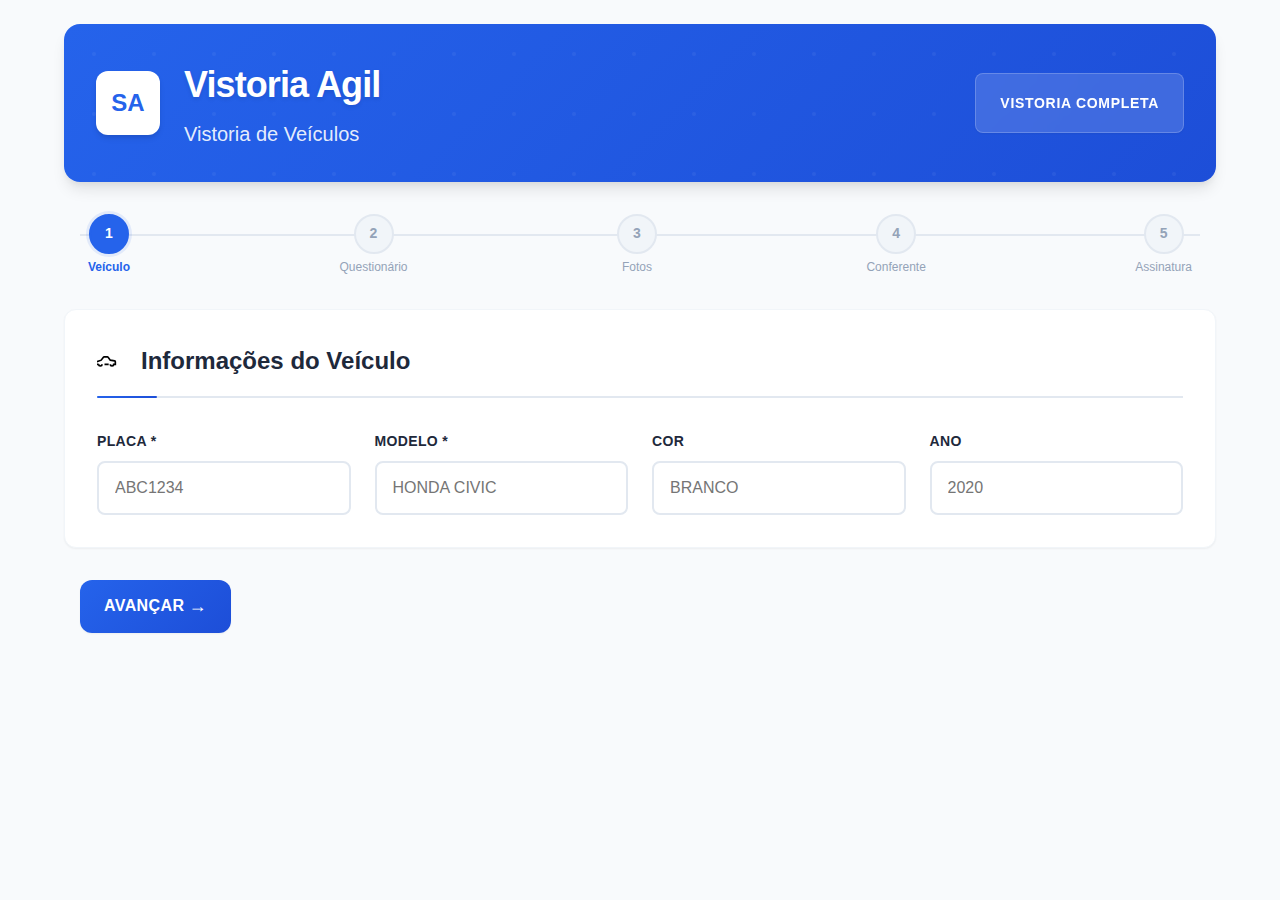
<file: frontend/templates/index.html>
<!DOCTYPE html>
<html lang="pt-BR">
<head>
    <meta charset="UTF-8">
    <meta name="viewport" content="width=device-width, initial-scale=1.0">
    <title>Sistema de Vistoria Agil</title>
    
    <!-- Favicon -->
    <link rel="icon" type="image/svg+xml" href="/favicon.svg">
    
    <!-- CSS -->
    <link rel="stylesheet" href="/frontend/css/style.css">
</head>
<body>
    <div id="app">
        <!-- Loading -->
        <div id="loading" class="loading hidden">
            <div class="spinner"></div>
                       <!-- Ações do Formulário (só aparece no último passo) -->
                <div class="form-actions hidden" id="final-actions">
                    <div class="action-buttons">
                        <button type="button" id="btn-finalizar" class="button button-primary button-small">
                            Finalizar Vistoria
                        </button>
                    </div>
                </div>essando...</p>
        </div>

        <!-- Toast Container -->
        <div id="toast-container" class="toast-container"></div>

        <!-- Main Container -->
        <div class="container">
            <!-- Header -->
            <header class="header">
                <div class="header-content">
                    <div class="company-logo">
                        <div class="logo-icon">SA</div>
                        <div class="company-info">
                            <h1 class="title">Vistoria Agil</h1>
                            <p class="subtitle">Vistoria de Veículos</p>
                        </div>
                    </div>
                    <div class="header-meta">
                        <div class="inspection-badge">
                            <span class="badge-label">Vistoria Completa</span>
                        </div>
                    </div>
                </div>
            </header>

            <!-- Indicador de Progresso -->
            <div class="progress-container">
                <div class="progress-bar">
                    <div class="progress-step active" data-step="1">
                        <span class="step-number">1</span>
                        <span class="step-label">Veículo</span>
                    </div>
                    <div class="progress-step" data-step="2">
                        <span class="step-number">2</span>
                        <span class="step-label">Questionário</span>
                    </div>
                    <div class="progress-step" data-step="3">
                        <span class="step-number">3</span>
                        <span class="step-label">Fotos</span>
                    </div>
                    <div class="progress-step" data-step="4">
                        <span class="step-number">4</span>
                        <span class="step-label">Conferente</span>
                    </div>
                    <div class="progress-step" data-step="5">
                        <span class="step-number">5</span>
                        <span class="step-label">Assinatura</span>
                    </div>
                </div>
            </div>

            <!-- Vistoria Form -->
            <form id="form-vistoria" class="vistoria-form">
                <!-- Passo 1: Informações do Veículo -->
                <section class="section step-content" id="step-1">
                    <h2 class="section-title">
                        <span class="icon icon-car"></span>
                        Informações do Veículo
                    </h2>
                    <div class="form-grid">
                        <div class="form-group">
                            <label for="placa" class="label">Placa *</label>
                            <input type="text" id="placa" name="placa" class="input uppercase-input" placeholder="ABC1234" maxlength="7" required>
                        </div>
                        <div class="form-group">
                            <label for="modelo" class="label">Modelo *</label>
                            <input type="text" id="modelo" name="modelo" class="input uppercase-input" placeholder="Honda Civic" required>
                        </div>
                        <div class="form-group">
                            <label for="cor" class="label">Cor</label>
                            <input type="text" id="cor" name="cor" class="input uppercase-input" placeholder="Branco">
                        </div>
                        <div class="form-group">
                            <label for="ano" class="label">Ano</label>
                            <input type="number" id="ano" name="ano" class="input" placeholder="2020" min="1900" max="2035">
                        </div>
                    </div>
                </section>

                <!-- Passo 2: Questionário de Itens -->
                <section class="section step-content hidden" id="step-2">
                    <h2 class="section-title">
                        <span class="icon icon-clipboard"></span>
                        Questionário de Itens
                    </h2>
                    <div class="checkbox-grid">
                        <div class="checkbox-item">
                            <label class="checkbox-label">
                                <input type="checkbox" name="ar_condicionado">
                                Tem ar condicionado?
                            </label>
                        </div>
                        <div class="checkbox-item">
                            <label class="checkbox-label">
                                <input type="checkbox" name="antenas">
                                Antenas?
                            </label>
                        </div>
                        <div class="checkbox-item">
                            <label class="checkbox-label">
                                <input type="checkbox" name="tapetes">
                                Tapetes?
                            </label>
                        </div>
                        <div class="checkbox-item">
                            <label class="checkbox-label">
                                <input type="checkbox" name="tapete_porta_malas">
                                Tapete porta malas?
                            </label>
                        </div>
                        <div class="checkbox-item">
                            <label class="checkbox-label">
                                <input type="checkbox" name="bateria">
                                Bateria?
                            </label>
                        </div>
                        <div class="checkbox-item">
                            <label class="checkbox-label">
                                <input type="checkbox" name="retrovisor_direito">
                                Retrovisor direito?
                            </label>
                        </div>
                        <div class="checkbox-item">
                            <label class="checkbox-label">
                                <input type="checkbox" name="retrovisor_esquerdo">
                                Retrovisor esquerdo?
                            </label>
                        </div>
                        <div class="checkbox-item">
                            <label class="checkbox-label">
                                <input type="checkbox" name="extintor">
                                Extintor?
                            </label>
                        </div>
                        <div class="checkbox-item">
                            <label class="checkbox-label">
                                <input type="checkbox" name="roda_comum">
                                Roda comum?
                            </label>
                        </div>
                        <div class="checkbox-item">
                            <label class="checkbox-label">
                                <input type="checkbox" name="roda_especial">
                                Roda especial?
                            </label>
                        </div>
                        <div class="checkbox-item">
                            <label class="checkbox-label">
                                <input type="checkbox" name="chave_principal">
                                Chave principal?
                            </label>
                        </div>
                        <div class="checkbox-item">
                            <label class="checkbox-label">
                                <input type="checkbox" name="chave_reserva">
                                Chave reserva?
                            </label>
                        </div>
                        <div class="checkbox-item">
                            <label class="checkbox-label">
                                <input type="checkbox" name="manual">
                                Manual?
                            </label>
                        </div>
                        <div class="checkbox-item">
                            <label class="checkbox-label">
                                <input type="checkbox" name="documento">
                                Documento?
                            </label>
                        </div>
                        <div class="checkbox-item">
                            <label class="checkbox-label">
                                <input type="checkbox" name="nota_fiscal">
                                Nota fiscal?
                            </label>
                        </div>
                        <div class="checkbox-item">
                            <label class="checkbox-label">
                                <input type="checkbox" name="limpador_dianteiro">
                                Limpador pára-brisa dianteiro?
                            </label>
                        </div>
                        <div class="checkbox-item">
                            <label class="checkbox-label">
                                <input type="checkbox" name="limpador_traseiro">
                                Limpador pára-brisa traseiro?
                            </label>
                        </div>
                        <div class="checkbox-item">
                            <label class="checkbox-label">
                                <input type="checkbox" name="triangulo">
                                Triângulo?
                            </label>
                        </div>
                        <div class="checkbox-item">
                            <label class="checkbox-label">
                                <input type="checkbox" name="macaco">
                                Macaco?
                            </label>
                        </div>
                        <div class="checkbox-item">
                            <label class="checkbox-label">
                                <input type="checkbox" name="chave_roda">
                                Chave de roda?
                            </label>
                        </div>
                        <div class="checkbox-item">
                            <label class="checkbox-label">
                                <input type="checkbox" name="pneu_step">
                                Pneu step?
                            </label>
                        </div>
                    </div>
                </section>

                <!-- Passo 3: Seção de Fotos -->
                <section class="section step-content hidden" id="step-3">
                    <h2 class="section-title">
                        <span class="icon icon-camera"></span>
                        Fotos da Vistoria
                    </h2>
                    
                    <!-- Fotos Principais -->
                    <div class="photo-category">
                        <h3 class="photo-category-title">Fotos Obrigatórias</h3>
                        <div class="photo-grid">
                            <div class="photo-item">
                                <label class="photo-label">Painel (ligado meia chave)</label>
                                <div class="photo-upload">
                                    <input type="file" id="foto_painel" name="foto_painel" accept="image/*" capture="camera">
                                    <div class="photo-preview" id="preview_painel">
                                        📸 Toque para fotografar
                                    </div>
                                </div>
                            </div>
                            
                            <div class="photo-item">
                                <label class="photo-label">Interior frente</label>
                                <div class="photo-upload">
                                    <input type="file" id="foto_interior_frente" name="foto_interior_frente" accept="image/*" capture="camera">
                                    <div class="photo-preview" id="preview_interior_frente">
                                        📸 Toque para fotografar
                                    </div>
                                </div>
                            </div>
                            
                            <div class="photo-item">
                                <label class="photo-label">Interior traseira</label>
                                <div class="photo-upload">
                                    <input type="file" id="foto_interior_tras" name="foto_interior_tras" accept="image/*" capture="camera">
                                    <div class="photo-preview" id="preview_interior_tras">
                                        📸 Toque para fotografar
                                    </div>
                                </div>
                            </div>
                            
                            <div class="photo-item">
                                <label class="photo-label">Frente</label>
                                <div class="photo-upload">
                                    <input type="file" id="foto_frente" name="foto_frente" accept="image/*" capture="camera">
                                    <div class="photo-preview" id="preview_frente">
                                        📸 Toque para fotografar
                                    </div>
                                </div>
                            </div>
                            
                            <div class="photo-item">
                                <label class="photo-label">Frente 45º esquerda</label>
                                <div class="photo-upload">
                                    <input type="file" id="foto_frente_45_esq" name="foto_frente_45_esq" accept="image/*" capture="camera">
                                    <div class="photo-preview" id="preview_frente_45_esq">
                                        📸 Toque para fotografar
                                    </div>
                                </div>
                            </div>
                            
                            <div class="photo-item">
                                <label class="photo-label">Frente 45º direita</label>
                                <div class="photo-upload">
                                    <input type="file" id="foto_frente_45_dir" name="foto_frente_45_dir" accept="image/*" capture="camera">
                                    <div class="photo-preview" id="preview_frente_45_dir">
                                        📸 Toque para fotografar
                                    </div>
                                </div>
                            </div>
                            
                            <div class="photo-item">
                                <label class="photo-label">Lateral esquerda</label>
                                <div class="photo-upload">
                                    <input type="file" id="foto_lateral_esq" name="foto_lateral_esq" accept="image/*" capture="camera">
                                    <div class="photo-preview" id="preview_lateral_esq">
                                        📸 Toque para fotografar
                                    </div>
                                </div>
                            </div>
                            
                            <div class="photo-item">
                                <label class="photo-label">Lateral direita</label>
                                <div class="photo-upload">
                                    <input type="file" id="foto_lateral_dir" name="foto_lateral_dir" accept="image/*" capture="camera">
                                    <div class="photo-preview" id="preview_lateral_dir">
                                        📸 Toque para fotografar
                                    </div>
                                </div>
                            </div>
                            
                            <div class="photo-item">
                                <label class="photo-label">Traseira 45º esquerda</label>
                                <div class="photo-upload">
                                    <input type="file" id="foto_tras_45_esq" name="foto_tras_45_esq" accept="image/*" capture="camera">
                                    <div class="photo-preview" id="preview_tras_45_esq">
                                        📸 Toque para fotografar
                                    </div>
                                </div>
                            </div>
                            
                            <div class="photo-item">
                                <label class="photo-label">Traseira 45º direita</label>
                                <div class="photo-upload">
                                    <input type="file" id="foto_tras_45_dir" name="foto_tras_45_dir" accept="image/*" capture="camera">
                                    <div class="photo-preview" id="preview_tras_45_dir">
                                        📸 Toque para fotografar
                                    </div>
                                </div>
                            </div>
                            
                            <div class="photo-item">
                                <label class="photo-label">Traseira</label>
                                <div class="photo-upload">
                                    <input type="file" id="foto_traseira" name="foto_traseira" accept="image/*" capture="camera">
                                    <div class="photo-preview" id="preview_traseira">
                                        📸 Toque para fotografar
                                    </div>
                                </div>
                            </div>
                            
                            <div class="photo-item">
                                <label class="photo-label">Teto</label>
                                <div class="photo-upload">
                                    <input type="file" id="foto_teto" name="foto_teto" accept="image/*" capture="camera">
                                    <div class="photo-preview" id="preview_teto">
                                        📸 Toque para fotografar
                                    </div>
                                </div>
                            </div>
                            
                            <div class="photo-item">
                                <label class="photo-label">Porta malas aberto</label>
                                <div class="photo-upload">
                                    <input type="file" id="foto_porta_malas" name="foto_porta_malas" accept="image/*" capture="camera">
                                    <div class="photo-preview" id="preview_porta_malas">
                                        📸 Toque para fotografar
                                    </div>
                                </div>
                            </div>
                            
                            <div class="photo-item">
                                <label class="photo-label">Step</label>
                                <div class="photo-upload">
                                    <input type="file" id="foto_step" name="foto_step" accept="image/*" capture="camera">
                                    <div class="photo-preview" id="preview_step">
                                        📸 Toque para fotografar
                                    </div>
                                </div>
                            </div>
                        </div>
                    </div>

                    <!-- Fotos dos Pneus -->
                    <div class="photo-category">
                        <h3 class="photo-category-title">Pneus</h3>
                        <div class="photo-grid">
                            <div class="photo-item pneu-item">
                                <label class="photo-label">Pneu Dianteiro Esquerdo</label>
                                <div class="photo-upload">
                                    <input type="file" id="foto_pneu_de" name="foto_pneu_de" accept="image/*" capture="camera">
                                    <div class="photo-preview" id="preview_pneu_de">
                                        📸 Toque para fotografar
                                    </div>
                                </div>
                                <input type="text" placeholder="Marca do pneu" name="marca_pneu_de" class="input pneu-marca">
                            </div>
                            
                            <div class="photo-item pneu-item">
                                <label class="photo-label">Pneu Dianteiro Direito</label>
                                <div class="photo-upload">
                                    <input type="file" id="foto_pneu_dd" name="foto_pneu_dd" accept="image/*" capture="camera">
                                    <div class="photo-preview" id="preview_pneu_dd">
                                        📸 Toque para fotografar
                                    </div>
                                </div>
                                <input type="text" placeholder="Marca do pneu" name="marca_pneu_dd" class="input pneu-marca">
                            </div>
                            
                            <div class="photo-item pneu-item">
                                <label class="photo-label">Pneu Traseiro Esquerdo</label>
                                <div class="photo-upload">
                                    <input type="file" id="foto_pneu_te" name="foto_pneu_te" accept="image/*" capture="camera">
                                    <div class="photo-preview" id="preview_pneu_te">
                                        📸 Toque para fotografar
                                    </div>
                                </div>
                                <input type="text" placeholder="Marca do pneu" name="marca_pneu_te" class="input pneu-marca">
                            </div>
                            
                            <div class="photo-item pneu-item">
                                <label class="photo-label">Pneu Traseiro Direito</label>
                                <div class="photo-upload">
                                    <input type="file" id="foto_pneu_td" name="foto_pneu_td" accept="image/*" capture="camera">
                                    <div class="photo-preview" id="preview_pneu_td">
                                        📸 Toque para fotografar
                                    </div>
                                </div>
                                <input type="text" placeholder="Marca do pneu" name="marca_pneu_td" class="input pneu-marca">
                            </div>
                        </div>
                    </div>

                    <!-- Fotos de Observação -->
                    <div class="photo-category">
                        <h3 class="photo-category-title">Fotos de Observação (Opcionais)</h3>
                        <div class="photo-grid">
                            <div class="photo-item">
                                <label class="photo-label">Observação 1</label>
                                <div class="photo-upload">
                                    <input type="file" id="foto_obs_1" name="foto_obs_1" accept="image/*" capture="camera">
                                    <div class="photo-preview" id="preview_obs_1">
                                        📸 Toque para fotografar
                                    </div>
                                </div>
                                <textarea placeholder="Descrição da observação" name="desc_obs_1" class="textarea obs-desc"></textarea>
                            </div>
                            
                            <div class="photo-item">
                                <label class="photo-label">Observação 2</label>
                                <div class="photo-upload">
                                    <input type="file" id="foto_obs_2" name="foto_obs_2" accept="image/*" capture="camera">
                                    <div class="photo-preview" id="preview_obs_2">
                                        📸 Toque para fotografar
                                    </div>
                                </div>
                                <textarea placeholder="Descrição da observação" name="desc_obs_2" class="textarea obs-desc"></textarea>
                            </div>
                            
                            <div class="photo-item">
                                <label class="photo-label">Observação 3</label>
                                <div class="photo-upload">
                                    <input type="file" id="foto_obs_3" name="foto_obs_3" accept="image/*" capture="camera">
                                    <div class="photo-preview" id="preview_obs_3">
                                        📸 Toque para fotografar
                                    </div>
                                </div>
                                <textarea placeholder="Descrição da observação" name="desc_obs_3" class="textarea obs-desc"></textarea>
                            </div>
                            
                            <div class="photo-item">
                                <label class="photo-label">Observação 4</label>
                                <div class="photo-upload">
                                    <input type="file" id="foto_obs_4" name="foto_obs_4" accept="image/*" capture="camera">
                                    <div class="photo-preview" id="preview_obs_4">
                                        📸 Toque para fotografar
                                    </div>
                                </div>
                                <textarea placeholder="Descrição da observação" name="desc_obs_4" class="textarea obs-desc"></textarea>
                            </div>
                        </div>
                    </div>
                </section>

                <!-- Passo 4: Informações do Conferente -->
                <section class="section step-content hidden" id="step-4">
                    <h2 class="section-title">
                         Informações do Conferente
                    </h2>
                    <div class="form-grid">
                        <div class="form-group">
                            <label for="nome_conferente" class="label">Nome do Conferente *</label>
                            <input type="text" id="nome_conferente" name="nome_conferente" class="input" required>
                        </div>
                        <div class="form-group">
                            <label for="data_vistoria" class="label">Data e Hora da Vistoria</label>
                            <input type="datetime-local" id="data_vistoria" name="data_vistoria" class="input" readonly>
                        </div>
                    </div>
                </section>

                <!-- Passo 5: Assinatura Digital -->
                <section class="section step-content hidden" id="step-5">
                    <h2 class="section-title">
                         Assinatura Digital do Cliente
                    </h2>
                    <div class="signature-container">
                        <canvas id="signature-canvas" class="signature-canvas"></canvas>
                        <div class="signature-controls">
                            <button type="button" id="clear-signature" class="button button-secondary">
                                🗑️ Limpar Assinatura
                            </button>
                        </div>
                        <p class="signature-note">* O cliente deve assinar digitalmente para confirmar a vistoria</p>
                    </div>
                </section>

                <!-- Navegação entre Passos -->
                <div class="step-navigation">
                    <button type="button" id="btn-anterior" class="button button-secondary button-small hidden">
                        <span class="button-icon">←</span>
                        <span>Voltar</span>
                    </button>
                    <button type="button" id="btn-proximo" class="button button-primary button-small">
                        <span>Avançar</span>
                        <span class="button-icon">→</span>
                    </button>
                </div>

                <!-- Ações do Formulário (só aparece no último passo) -->
                <div class="form-actions hidden" id="final-actions">
                    <div class="action-buttons">
                        <button type="button" id="btn-anterior-final" class="button button-secondary button-small">
                            <span class="button-icon">←</span>
                            <span>Voltar</span>
                        </button>
                        <button type="button" id="btn-finalizar" class="button button-primary button-small">
                            Finalizar
                        </button>
                    </div>
                </div>
            </form>
        </div>
    </div>

    <!-- Modal de Confirmação -->
    <div id="modal-confirm" class="modal hidden">
        <div class="modal-overlay"></div>
        <div class="modal-content">
            <div class="modal-header">
                <h3 class="modal-title">Confirmação</h3>
            </div>
            <div class="modal-body">
                <p id="modal-message"></p>
            </div>
            <div class="modal-actions">
                <button id="modal-cancel-btn" class="button button-secondary">
                    <span>Cancelar</span>
                </button>
                <button id="modal-confirm-btn" class="button button-primary">
                    <span>Confirmar</span>
                </button>
            </div>
        </div>
    </div>

    <!-- JavaScript -->
    <script src="/frontend/js/app.js"></script>
</body>
</html>
</file>
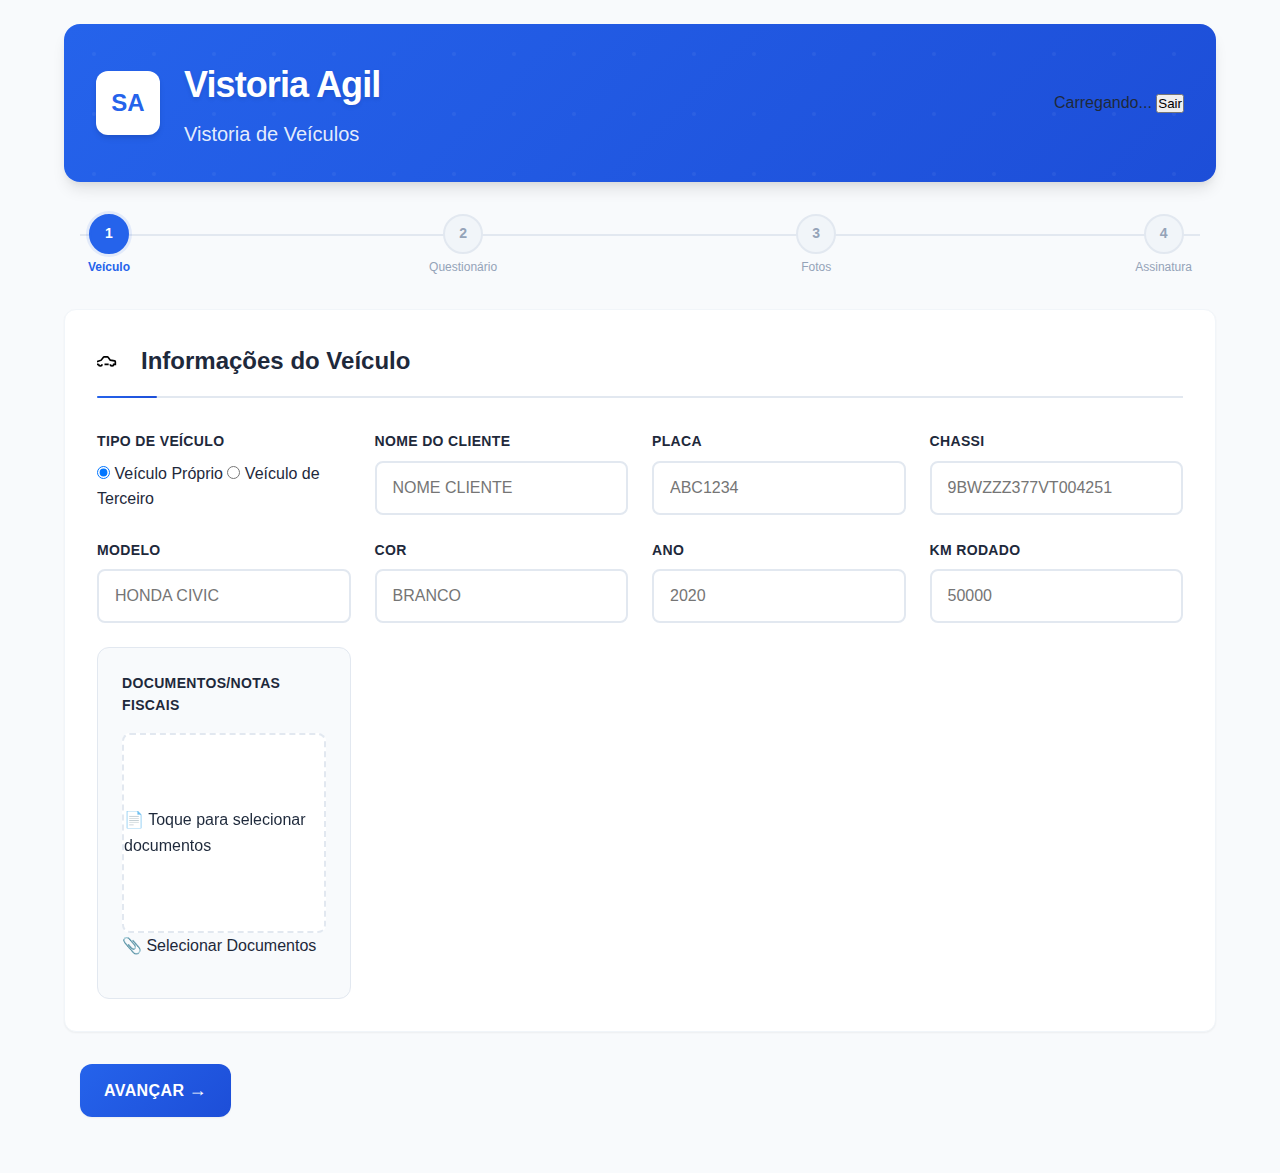
<file: vistoria/templates/index.html>
<!DOCTYPE html>
<html lang="pt-BR">
<head>
    <meta charset="UTF-8">
    <meta name="viewport" content="width=device-width, initial-scale=1.0, user-scalable=no, maximum-scale=1.0">
    <title>Sistema de Vistoria Agil</title>
    
    <!-- Preconnect para otimizar carregamento -->
    <link rel="preconnect" href="https://fonts.googleapis.com">
    <link rel="dns-prefetch" href="//fonts.googleapis.com">
    
    <!-- Meta tags para PWA e otimização mobile -->
    <meta name="theme-color" content="#2563eb">
    <meta name="mobile-web-app-capable" content="yes">
    <meta name="apple-mobile-web-app-capable" content="yes">
    <meta name="apple-mobile-web-app-status-bar-style" content="default">
    <meta name="apple-mobile-web-app-title" content="Vistoria Agil">
    
    <!-- Favicon -->
    <link rel="icon" type="image/svg+xml" href="/assets/favicon.svg">
    <link rel="apple-touch-icon" href="/assets/favicon.svg">
    
    <!-- Manifest PWA -->
    <link rel="manifest" href="/manifest.json">
    
    <!-- CSS -->
    <link rel="stylesheet" href="/frontend/css/style.css">
</head>
<body>
    <div id="app">
        <!-- Loading -->
        <div id="loading" class="loading hidden">
            <div class="spinner"></div>
        </div>

        <!-- Main Container -->
        <div class="container">
            <!-- Header -->
            <header class="header">
                <div class="header-content">
                    <div class="company-logo">
                        <div class="logo-icon">SA</div>
                        <div class="company-info">
                            <h1 class="title">Vistoria Agil</h1>
                            <p class="subtitle">Vistoria de Veículos</p>
                        </div>
                    </div>
                    <div class="header-meta">
                        <div class="user-info">
                            <span class="vistoriador-nome" id="vistoriador-nome">Carregando...</span>
                            <button type="button" id="logout-btn" class="logout-btn" title="Sair do sistema">
                                 Sair
                            </button>
                        </div>
                    </div>
                </div>
            </header>

            <!-- Indicador de Progresso -->
            <div class="progress-container">
                <div class="progress-bar">
                    <div class="progress-step active" data-step="1">
                        <span class="step-number">1</span>
                        <span class="step-label">Veículo</span>
                    </div>
                    <div class="progress-step" data-step="2">
                        <span class="step-number">2</span>
                        <span class="step-label">Questionário</span>
                    </div>
                    <div class="progress-step" data-step="3">
                        <span class="step-number">3</span>
                        <span class="step-label">Fotos</span>
                    </div>
                    <div class="progress-step" data-step="4">
                        <span class="step-number">4</span>
                        <span class="step-label">Assinatura</span>
                    </div>
                </div>
            </div>

            <!-- Vistoria Form -->
            <form id="form-vistoria" class="vistoria-form" novalidate>
                <!-- Passo 1: Informações do Veículo -->
                <section class="section step-content" id="step-1">
                    <h2 class="section-title">
                        <span class="icon icon-car"></span>
                        Informações do Veículo
                    </h2>
                    <div class="form-grid">
                        <!-- Seleção de veículo próprio ou de terceiro -->
                        <div class="form-group full-width">
                            <label class="label">Tipo de Veículo</label>
                            <div class="radio-group">
                                <label class="radio-label">
                                    <input type="radio" name="tipo_veiculo" value="proprio" checked>
                                    <span class="radio-custom"></span>
                                    Veículo Próprio
                                </label>
                                <label class="radio-label">
                                    <input type="radio" name="tipo_veiculo" value="terceiro">
                                    <span class="radio-custom"></span>
                                    Veículo de Terceiro
                                </label>
                            </div>
                        </div>
                        
                        <!-- Campo para nome do terceiro (oculto inicialmente) -->
                        <div class="form-group full-width hidden" id="campo-terceiro">
                            <label for="nome_terceiro" class="label">Nome do Terceiro</label>
                            <input type="text" id="nome_terceiro" name="nome_terceiro" class="input uppercase-input" placeholder="nome da transportadora responsável">
                        </div>
                        
                        <div class="form-group">
                            <label for="nome_cliente" class="label">Nome do Cliente</label>
                            <input type="text" id="nome_cliente" name="nome_cliente" class="input uppercase-input" placeholder="Nome cliente">
                        </div>
                        
                        <div class="form-group">
                            <label for="placa" class="label">Placa</label>
                            <input type="text" id="placa" name="placa" class="input uppercase-input" placeholder="ABC1234" maxlength="7">
                        </div>
                        <div class="form-group">
                            <label for="chassi" class="label">Chassi</label>
                            <input type="text" id="chassi" name="chassi" class="input uppercase-input" placeholder="9BWZZZ377VT004251" maxlength="17">
                        </div>
                        <div class="form-group">
                            <label for="modelo" class="label">Modelo</label>
                            <input type="text" id="modelo" name="modelo" class="input uppercase-input" placeholder="Honda Civic">
                        </div>
                        <div class="form-group">
                            <label for="cor" class="label">Cor</label>
                            <input type="text" id="cor" name="cor" class="input uppercase-input" placeholder="Branco">
                        </div>
                        <div class="form-group">
                            <label for="ano" class="label">Ano</label>
                            <input type="number" id="ano" name="ano" class="input" placeholder="2020" min="1900" max="2035">
                        </div>
                        <div class="form-group">
                            <label for="km_rodado" class="label">KM Rodado</label>
                            <input type="number" id="km_rodado" name="km_rodado" class="input" placeholder="50000" min="0">
                        </div>
                        <div class="photo-item">
                            <label class="photo-label">Documentos/Notas Fiscais</label>
                            <div class="photo-upload">
                                <input type="file" id="documento_nota_fiscal" name="documento_nota_fiscal" accept=".pdf,.jpg,.jpeg,.png,.doc,.docx" multiple>
                                <label for="documento_nota_fiscal" class="photo-preview" id="preview_documento">
                                     📄 Toque para selecionar documentos
                                </label>
                                <!-- Botão alternativo para desktop - sempre visível -->
                                <label for="documento_nota_fiscal" class="btn-upload-desktop" id="btn_upload_documento">
                                    📎 Selecionar Documentos
                                </label>
                            </div>
                        </div>
                    </div>
                </section>

                <!-- Passo 2: Questionário de Itens -->
                <section class="section step-content hidden" id="step-2">
                    <h2 class="section-title">
                        <span class="icon icon-clipboard"></span>
                        Questionário de Itens
                    </h2>
                    <div class="checkbox-grid">
                        <div class="checkbox-item">
                            <label class="checkbox-label">
                                <input type="checkbox" name="ar_condicionado">
                                Tem ar condicionado?
                            </label>
                        </div>
                        <div class="checkbox-item">
                            <label class="checkbox-label">
                                <input type="checkbox" name="antenas">
                                Antenas?
                            </label>
                        </div>
                        <div class="checkbox-item">
                            <label class="checkbox-label">
                                <input type="checkbox" name="tapetes">
                                Tapetes?
                            </label>
                        </div>
                        <div class="checkbox-item">
                            <label class="checkbox-label">
                                <input type="checkbox" name="tapete_porta_malas">
                                Tapete porta malas?
                            </label>
                        </div>
                        <div class="checkbox-item">
                            <label class="checkbox-label">
                                <input type="checkbox" name="bateria">
                                Bateria?
                            </label>
                        </div>
                        <div class="checkbox-item">
                            <label class="checkbox-label">
                                <input type="checkbox" name="retrovisor_direito">
                                Retrovisor direito?
                            </label>
                        </div>
                        <div class="checkbox-item">
                            <label class="checkbox-label">
                                <input type="checkbox" name="retrovisor_esquerdo">
                                Retrovisor esquerdo?
                            </label>
                        </div>
                        <div class="checkbox-item">
                            <label class="checkbox-label">
                                <input type="checkbox" name="extintor">
                                Extintor?
                            </label>
                        </div>
                        <div class="checkbox-item">
                            <label class="checkbox-label">
                                <input type="checkbox" name="roda_comum">
                                Roda comum?
                            </label>
                        </div>
                        <div class="checkbox-item">
                            <label class="checkbox-label">
                                <input type="checkbox" name="roda_especial">
                                Roda especial?
                            </label>
                        </div>
                        <div class="checkbox-item">
                            <label class="checkbox-label">
                                <input type="checkbox" name="chave_principal">
                                Chave principal?
                            </label>
                        </div>
                        <div class="checkbox-item">
                            <label class="checkbox-label">
                                <input type="checkbox" name="chave_reserva">
                                Chave reserva?
                            </label>
                        </div>
                        <div class="checkbox-item">
                            <label class="checkbox-label">
                                <input type="checkbox" name="manual">
                                Manual?
                            </label>
                        </div>
                        <div class="checkbox-item">
                            <label class="checkbox-label">
                                <input type="checkbox" name="documento">
                                Documento?
                            </label>
                        </div>
                        <div class="checkbox-item">
                            <label class="checkbox-label">
                                <input type="checkbox" name="nota_fiscal">
                                Nota fiscal?
                            </label>
                        </div>
                        <div class="checkbox-item">
                            <label class="checkbox-label">
                                <input type="checkbox" name="limpador_dianteiro">
                                Limpador pára-brisa dianteiro?
                            </label>
                        </div>
                        <div class="checkbox-item">
                            <label class="checkbox-label">
                                <input type="checkbox" name="limpador_traseiro">
                                Limpador pára-brisa traseiro?
                            </label>
                        </div>
                        <div class="checkbox-item">
                            <label class="checkbox-label">
                                <input type="checkbox" name="triangulo">
                                Triângulo?
                            </label>
                        </div>
                        <div class="checkbox-item">
                            <label class="checkbox-label">
                                <input type="checkbox" name="macaco">
                                Macaco?
                            </label>
                        </div>
                        <div class="checkbox-item">
                            <label class="checkbox-label">
                                <input type="checkbox" name="chave_roda">
                                Chave de roda?
                            </label>
                        </div>
                        <div class="checkbox-item">
                            <label class="checkbox-label">
                                <input type="checkbox" name="pneu_step">
                                Pneu step?
                            </label>
                        </div>
                        <div class="checkbox-item">
                            <label class="checkbox-label">
                                <input type="checkbox" name="carregador_eletrico">
                                Carregador elétrico?
                            </label>
                        </div>
                    </div>
                </section>

                <!-- Passo 3: Seção de Fotos -->
                <section class="section step-content hidden" id="step-3">
                    <h2 class="section-title">
                        <span class="icon icon-camera"></span>
                        Fotos da Vistoria
                    </h2>
                    
                    <!-- Fotos Principais -->
                    <div class="photo-category">
                        <h3 class="photo-category-title">Fotos Obrigatórias</h3>
                        <div class="photo-grid">
                            <div class="photo-item">
                                <label class="photo-label">Painel (ligado meia chave)</label>
                                <div class="photo-upload">
                                    <input type="file" id="foto_painel" name="foto_painel" accept="image/*" capture="camera">
                                    <div class="photo-preview" id="preview_painel">
                                        📸 Toque para fotografar
                                    </div>
                                </div>
                            </div>
                            
                            <div class="photo-item">
                                <label class="photo-label">Interior frente</label>
                                <div class="photo-upload">
                                    <input type="file" id="foto_interior_frente" name="foto_interior_frente" accept="image/*" capture="camera">
                                    <div class="photo-preview" id="preview_interior_frente">
                                        📸 Toque para fotografar
                                    </div>
                                </div>
                            </div>
                            
                            <div class="photo-item">
                                <label class="photo-label">Interior traseira</label>
                                <div class="photo-upload">
                                    <input type="file" id="foto_interior_tras" name="foto_interior_tras" accept="image/*" capture="camera">
                                    <div class="photo-preview" id="preview_interior_tras">
                                        📸 Toque para fotografar
                                    </div>
                                </div>
                            </div>
                            
                            <div class="photo-item">
                                <label class="photo-label">Frente</label>
                                <div class="photo-upload">
                                    <input type="file" id="foto_frente" name="foto_frente" accept="image/*" capture="camera">
                                    <div class="photo-preview" id="preview_frente">
                                        📸 Toque para fotografar
                                    </div>
                                </div>
                            </div>
                            
                            <div class="photo-item">
                                <label class="photo-label">Frente 45º esquerda</label>
                                <div class="photo-upload">
                                    <input type="file" id="foto_frente_45_esq" name="foto_frente_45_esq" accept="image/*" capture="camera">
                                    <div class="photo-preview" id="preview_frente_45_esq">
                                        📸 Toque para fotografar
                                    </div>
                                </div>
                            </div>
                            
                            <div class="photo-item">
                                <label class="photo-label">Frente 45º direita</label>
                                <div class="photo-upload">
                                    <input type="file" id="foto_frente_45_dir" name="foto_frente_45_dir" accept="image/*" capture="camera">
                                    <div class="photo-preview" id="preview_frente_45_dir">
                                        📸 Toque para fotografar
                                    </div>
                                </div>
                            </div>
                            
                            <div class="photo-item">
                                <label class="photo-label">Lateral esquerda</label>
                                <div class="photo-upload">
                                    <input type="file" id="foto_lateral_esq" name="foto_lateral_esq" accept="image/*" capture="camera">
                                    <div class="photo-preview" id="preview_lateral_esq">
                                        📸 Toque para fotografar
                                    </div>
                                </div>
                            </div>
                            
                            <div class="photo-item">
                                <label class="photo-label">Lateral direita</label>
                                <div class="photo-upload">
                                    <input type="file" id="foto_lateral_dir" name="foto_lateral_dir" accept="image/*" capture="camera">
                                    <div class="photo-preview" id="preview_lateral_dir">
                                        📸 Toque para fotografar
                                    </div>
                                </div>
                            </div>
                            
                            <div class="photo-item">
                                <label class="photo-label">Traseira 45º esquerda</label>
                                <div class="photo-upload">
                                    <input type="file" id="foto_tras_45_esq" name="foto_tras_45_esq" accept="image/*" capture="camera">
                                    <div class="photo-preview" id="preview_tras_45_esq">
                                        📸 Toque para fotografar
                                    </div>
                                </div>
                            </div>
                            
                            <div class="photo-item">
                                <label class="photo-label">Traseira 45º direita</label>
                                <div class="photo-upload">
                                    <input type="file" id="foto_tras_45_dir" name="foto_tras_45_dir" accept="image/*" capture="camera">
                                    <div class="photo-preview" id="preview_tras_45_dir">
                                        📸 Toque para fotografar
                                    </div>
                                </div>
                            </div>
                            
                            <div class="photo-item">
                                <label class="photo-label">Traseira</label>
                                <div class="photo-upload">
                                    <input type="file" id="foto_traseira" name="foto_traseira" accept="image/*" capture="camera">
                                    <div class="photo-preview" id="preview_traseira">
                                        📸 Toque para fotografar
                                    </div>
                                </div>
                            </div>
                            
                            <div class="photo-item">
                                <label class="photo-label">Teto</label>
                                <div class="photo-upload">
                                    <input type="file" id="foto_teto" name="foto_teto" accept="image/*" capture="camera">
                                    <div class="photo-preview" id="preview_teto">
                                        📸 Toque para fotografar
                                    </div>
                                </div>
                            </div>
                            
                            <div class="photo-item">
                                <label class="photo-label">Porta malas aberto</label>
                                <div class="photo-upload">
                                    <input type="file" id="foto_porta_malas" name="foto_porta_malas" accept="image/*" capture="camera">
                                    <div class="photo-preview" id="preview_porta_malas">
                                        📸 Toque para fotografar
                                    </div>
                                </div>
                            </div>
                            
                            <div class="photo-item">
                                <label class="photo-label">Step</label>
                                <div class="photo-upload">
                                    <input type="file" id="foto_step" name="foto_step" accept="image/*" capture="camera">
                                    <div class="photo-preview" id="preview_step">
                                        📸 Toque para fotografar
                                    </div>
                                </div>
                            </div>
                        </div>
                    </div>

                    <!-- Fotos dos Pneus -->
                    <div class="photo-category">
                        <h3 class="photo-category-title">Pneus</h3>
                        <div class="photo-grid">
                            <div class="photo-item pneu-item">
                                <label class="photo-label">Pneu Dianteiro Esquerdo</label>
                                <div class="photo-upload">
                                    <input type="file" id="foto_pneu_de" name="foto_pneu_de" accept="image/*" capture="camera">
                                    <div class="photo-preview" id="preview_pneu_de">
                                        📸 Toque para fotografar
                                    </div>
                                </div>
                                <input type="text" placeholder="Marca do pneu" name="marca_pneu_de" class="input pneu-marca">
                            </div>
                            
                            <div class="photo-item pneu-item">
                                <label class="photo-label">Pneu Dianteiro Direito</label>
                                <div class="photo-upload">
                                    <input type="file" id="foto_pneu_dd" name="foto_pneu_dd" accept="image/*" capture="camera">
                                    <div class="photo-preview" id="preview_pneu_dd">
                                        📸 Toque para fotografar
                                    </div>
                                </div>
                                <input type="text" placeholder="Marca do pneu" name="marca_pneu_dd" class="input pneu-marca">
                            </div>
                            
                            <div class="photo-item pneu-item">
                                <label class="photo-label">Pneu Traseiro Esquerdo</label>
                                <div class="photo-upload">
                                    <input type="file" id="foto_pneu_te" name="foto_pneu_te" accept="image/*" capture="camera">
                                    <div class="photo-preview" id="preview_pneu_te">
                                        📸 Toque para fotografar
                                    </div>
                                </div>
                                <input type="text" placeholder="Marca do pneu" name="marca_pneu_te" class="input pneu-marca">
                            </div>
                            
                            <div class="photo-item pneu-item">
                                <label class="photo-label">Pneu Traseiro Direito</label>
                                <div class="photo-upload">
                                    <input type="file" id="foto_pneu_td" name="foto_pneu_td" accept="image/*" capture="camera">
                                    <div class="photo-preview" id="preview_pneu_td">
                                        📸 Toque para fotografar
                                    </div>
                                </div>
                                <input type="text" placeholder="Marca do pneu" name="marca_pneu_td" class="input pneu-marca">
                            </div>
                        </div>
                    </div>

                    <!-- Fotos de Observação -->
                    <div class="photo-category">
                        <h3 class="photo-category-title">Fotos de Observação (Opcionais)</h3>
                        <div class="photo-grid">
                            <div class="photo-item">
                                <label class="photo-label">Observação 1</label>
                                <div class="photo-upload">
                                    <input type="file" id="foto_obs_1" name="foto_obs_1" accept="image/*" capture="camera">
                                    <div class="photo-preview" id="preview_obs_1">
                                        📸 Toque para fotografar
                                    </div>
                                </div>
                                <textarea placeholder="Descrição da observação" name="desc_obs_1" class="textarea obs-desc"></textarea>
                            </div>
                            
                            <div class="photo-item">
                                <label class="photo-label">Observação 2</label>
                                <div class="photo-upload">
                                    <input type="file" id="foto_obs_2" name="foto_obs_2" accept="image/*" capture="camera">
                                    <div class="photo-preview" id="preview_obs_2">
                                        📸 Toque para fotografar
                                    </div>
                                </div>
                                <textarea placeholder="Descrição da observação" name="desc_obs_2" class="textarea obs-desc"></textarea>
                            </div>
                            
                            <div class="photo-item">
                                <label class="photo-label">Observação 3</label>
                                <div class="photo-upload">
                                    <input type="file" id="foto_obs_3" name="foto_obs_3" accept="image/*" capture="camera">
                                    <div class="photo-preview" id="preview_obs_3">
                                        📸 Toque para fotografar
                                    </div>
                                </div>
                                <textarea placeholder="Descrição da observação" name="desc_obs_3" class="textarea obs-desc"></textarea>
                            </div>
                            
                            <div class="photo-item">
                                <label class="photo-label">Observação 4</label>
                                <div class="photo-upload">
                                    <input type="file" id="foto_obs_4" name="foto_obs_4" accept="image/*" capture="camera">
                                    <div class="photo-preview" id="preview_obs_4">
                                        📸 Toque para fotografar
                                    </div>
                                </div>
                                <textarea placeholder="Descrição da observação" name="desc_obs_4" class="textarea obs-desc"></textarea>
                            </div>
                        </div>
                    </div>
                </section>

                <!-- Passo 4: Revisão da Vistoria -->
                <section class="section step-content hidden" id="step-4">
                    <h2 class="section-title">
                        📋 Revisão da Vistoria
                    </h2>
                    <div class="review-container">
                        <div class="review-section">
                            <h3 class="review-title">🚗 Dados do Veículo</h3>
                            <div class="review-grid">
                                <div class="review-item">
                                    <span class="review-label">Placa:</span>
                                    <span class="review-value" id="review-placa">-</span>
                                </div>
                                <div class="review-item">
                                    <span class="review-label">Chassi:</span>
                                    <span class="review-value" id="review-chassi">-</span>
                                </div>
                                <div class="review-item">
                                    <span class="review-label">Modelo:</span>
                                    <span class="review-value" id="review-modelo">-</span>
                                </div>
                                <div class="review-item">
                                    <span class="review-label">Cor:</span>
                                    <span class="review-value" id="review-cor">-</span>
                                </div>
                                <div class="review-item">
                                    <span class="review-label">Ano:</span>
                                    <span class="review-value" id="review-ano">-</span>
                                </div>
                                <div class="review-item">
                                    <span class="review-label">KM Rodado:</span>
                                    <span class="review-value" id="review-km">-</span>
                                </div>
                                <div class="review-item">
                                    <span class="review-label">Documento:</span>
                                    <span class="review-value" id="review-documento">-</span>
                                </div>
                            </div>
                        </div>

                        <div class="review-section">
                            <h3 class="review-title">✅ Questionário de Vistoria</h3>
                            <div class="review-questions" id="review-questions">
                                <!-- Perguntas serão preenchidas dinamicamente -->
                            </div>
                        </div>

                        <div class="review-section">
                            <div class="review-photos-header">
                                <h3 class="review-title">📸 Fotos da Vistoria</h3>
                            </div>
                            <div class="review-photos" id="review-photos">
                                <p class="review-no-photos">Nenhuma foto adicionada</p>
                            </div>
                        </div>

                        <div class="review-section">
                            <h3 class="review-title">👤 Dados do Vistoriador</h3>
                            <div class="review-grid">
                                <div class="review-item">
                                    <span class="review-label">Vistoriador:</span>
                                    <span class="review-value" id="review-vistoriador">-</span>
                                </div>
                                <div class="review-item">
                                    <span class="review-label">Data/Hora:</span>
                                    <span class="review-value" id="review-data">-</span>
                                </div>
                            </div>
                        </div>

                        <div class="review-confirmation">
                            <div class="confirmation-box">
                                <p class="confirmation-text">
                                    ⚠️ <strong>Atenção:</strong> Verifique todas as informações acima antes de prosseguir para a assinatura.
                                    Após assinar, não será possível alterar os dados da vistoria.
                                </p>
                            </div>
                        </div>
                    </div>
                </section>

                <!-- Passo 5: Assinatura Digital -->
                <section class="section step-content hidden" id="step-5">
                    <h2 class="section-title">
                        ✍️ Assinatura Digital do Cliente
                    </h2>
                    <div class="signature-container">
                        <canvas id="signature-canvas" class="signature-canvas"></canvas>
                        <div class="signature-controls">
                            <button type="button" id="clear-signature" class="button button-secondary">
                                🗑️ Limpar Assinatura
                            </button>
                            <button type="button" id="generate-signature-link" class="button button-warning">
                                � Salvar e Gerar Link para Cliente
                            </button>
                        </div>
                        <p class="signature-note">💡 Ao gerar o link, a vistoria será salva automaticamente e o processo será finalizado</p>
                    </div>
                </section>

                <!-- Navegação entre Passos -->
                <div class="step-navigation">
                    <button type="button" id="btn-anterior" class="button button-secondary button-small hidden">
                        <span class="button-icon">&larr;</span>
                        <span>Voltar</span>
                    </button>
                    <button type="button" id="btn-proximo" class="button button-primary button-small">
                        <span>Avançar</span>
                        <span class="button-icon">&rarr;</span>
                    </button>
                </div>

                <!-- Ações do Formulário (só aparece no último passo) -->
                <div class="form-actions hidden" id="final-actions">
                    <div class="action-buttons">
                        <button type="button" id="btn-anterior-final" class="button button-secondary button-small">
                            <span class="button-icon">←</span>
                            <span>Voltar</span>
                        </button>
                        <button type="button" id="btn-finalizar" class="button button-primary button-small">
                            Finalizar
                        </button>
                    </div>
                </div>
            </form>
        </div>
    </div>

    <!-- Modal de Confirmação -->
    <div id="modal-confirm" class="modal hidden">
        <div class="modal-overlay"></div>
        <div class="modal-content">
            <div class="modal-header">
                <h3 class="modal-title">Finalizar Vistoria</h3>
            </div>
            <div class="modal-body">
                <p id="modal-message"></p>
            </div>
            <div class="modal-actions">
                <button id="modal-cancel-btn" class="button button-secondary">
                    <span>Cancelar</span>
                </button>
                <button id="modal-confirm-btn" class="button button-primary">
                    <span>Finalizar Vistoria</span>
                </button>
            </div>
        </div>
    </div>

    <!-- JavaScript -->
    <script src="/frontend/js/app.js"></script>
    
    <!-- Service Worker para cache offline -->
    <script>
        if ('serviceWorker' in navigator) {
            window.addEventListener('load', function() {
                navigator.serviceWorker.register('/js/sw.js')
                    .then(function(registration) {
                        console.log('Service Worker registrado com sucesso:', registration.scope);
                    })
                    .catch(function(error) {
                        console.log('Falha ao registrar Service Worker:', error);
                    });
            });
        }
    </script>
</body>
</html>
</file>
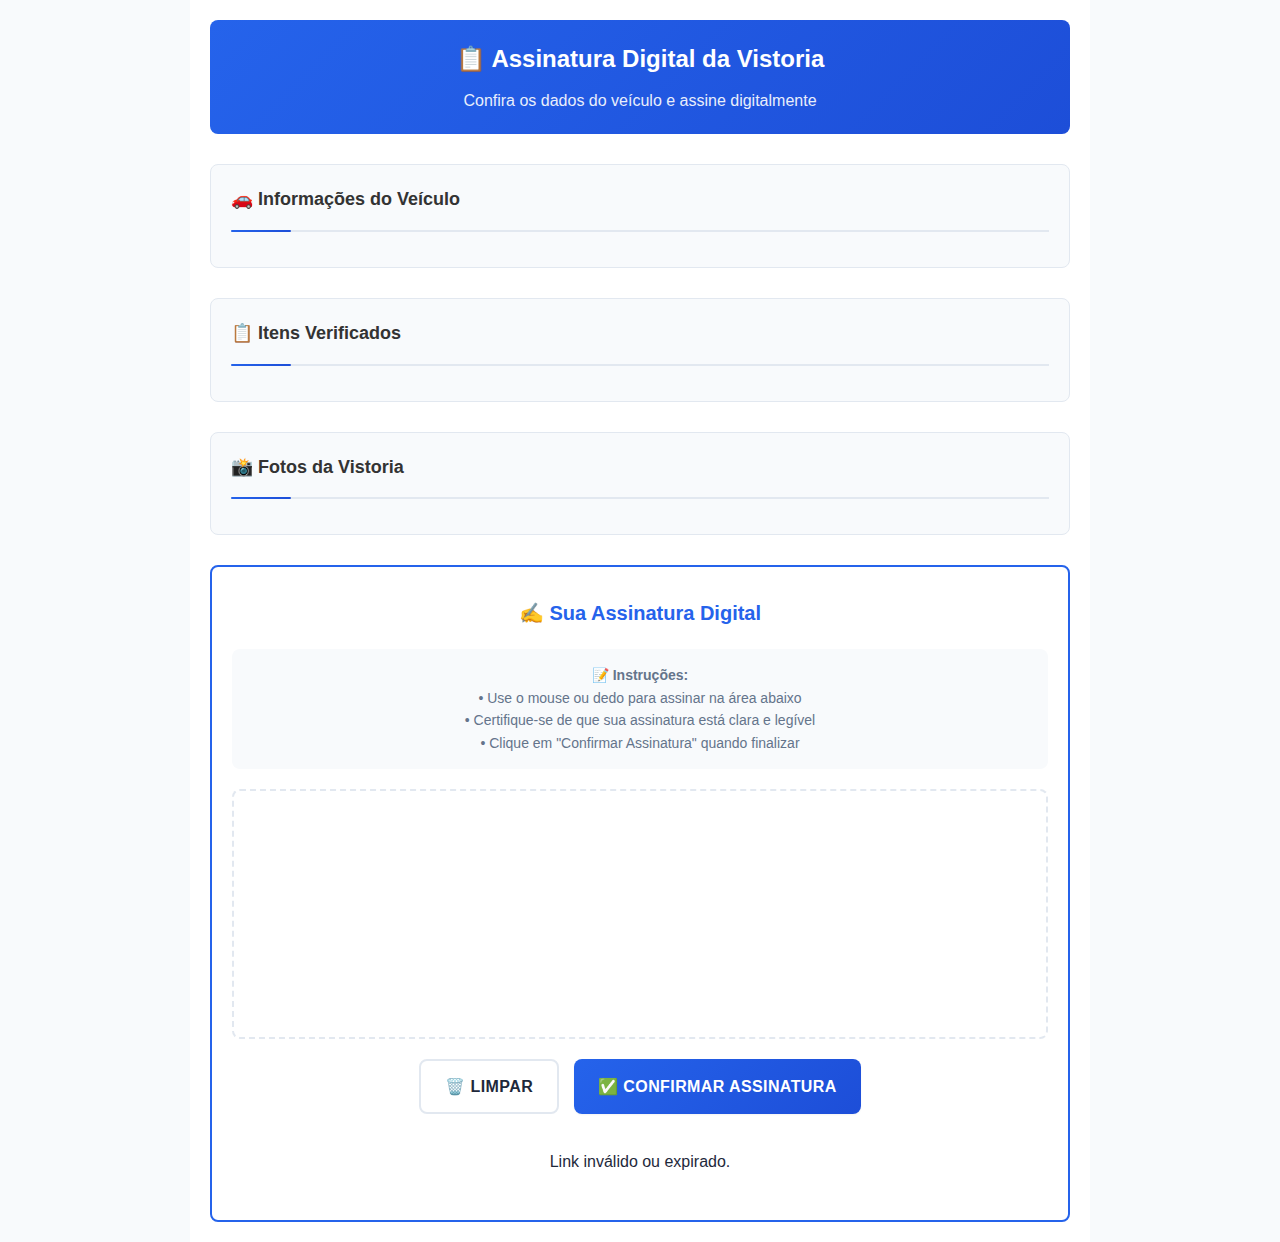
<file: vistoria/templates/assinatura_cliente.html>
<!DOCTYPE html>
<html lang="pt-BR">
<head>
    <meta charset="UTF-8">
    <meta name="viewport" content="width=device-width, initial-scale=1.0">
    <title>Assinatura Digital - Vistoria</title>
    <link rel="stylesheet" href="/frontend/css/style.css">
    <style>
        .client-signature-page {
            max-width: 900px;
            margin: 0 auto;
            padding: 20px;
            background: white;
            min-height: 100vh;
        }
        
        .client-header {
            text-align: center;
            margin-bottom: 30px;
            padding: 20px;
            background: var(--gradient-primary);
            border-radius: var(--radius);
            color: white;
        }
        
        .client-title {
            font-size: 24px;
            font-weight: 600;
            margin-bottom: 10px;
        }
        
        .client-subtitle {
            font-size: 16px;
            opacity: 0.9;
        }
        
        .review-section {
            margin-bottom: 30px;
            padding: 20px;
            border: 1px solid var(--border);
            border-radius: var(--radius);
            background: var(--bg-section);
        }
        
        .signature-section {
            padding: 30px 20px;
            border: 2px solid var(--primary);
            border-radius: var(--radius);
            background: white;
            text-align: center;
        }
        
        .signature-title {
            font-size: 20px;
            font-weight: 600;
            margin-bottom: 20px;
            color: var(--primary);
        }
        
        .signature-canvas {
            border: 2px dashed var(--border);
            border-radius: var(--radius);
            margin: 20px auto;
            display: block;
            cursor: crosshair;
            background: white;
        }
        
        .signature-actions {
            display: flex;
            gap: 15px;
            justify-content: center;
            margin-top: 20px;
        }
        
        .signature-status {
            margin-top: 20px;
            padding: 15px;
            border-radius: var(--radius);
            font-weight: 500;
        }
        
        .signature-status.success {
            background: var(--success-light);
            color: var(--success);
            border: 1px solid var(--success);
        }
        
        .signature-status.error {
            background: var(--error-light);
            color: var(--error);
            border: 1px solid var(--error);
        }
        
        .signature-instructions {
            margin: 20px 0;
            padding: 15px;
            background: var(--light);
            border-radius: var(--radius);
            font-size: 14px;
            color: var(--text-secondary);
        }
        
        @media (max-width: 768px) {
            .client-signature-page {
                padding: 15px;
            }
            
            .signature-actions {
                flex-direction: column;
                align-items: center;
            }
            
            .signature-canvas {
                width: 100%;
                max-width: 400px;
            }
        }

        /* Tela de Sucesso */
        .success-section {
            text-align: center;
            padding: 40px 20px;
        }

        .success-container {
            max-width: 600px;
            margin: 0 auto;
            background: white;
            border-radius: var(--radius-xl);
            padding: 40px;
            box-shadow: var(--shadow-xl);
            border: 2px solid var(--success);
        }

        .success-icon {
            font-size: 80px;
            margin-bottom: 20px;
            line-height: 1;
        }

        .success-title {
            color: var(--success);
            font-size: 28px;
            font-weight: 700;
            margin-bottom: 15px;
            line-height: 1.2;
        }

        .success-message {
            font-size: 18px;
            color: var(--text-secondary);
            margin-bottom: 30px;
            line-height: 1.4;
        }

        .success-details {
            background: var(--success-light);
            border-radius: var(--radius);
            padding: 25px;
            margin-bottom: 30px;
            border: 1px solid var(--success);
        }

        .success-item {
            display: flex;
            justify-content: space-between;
            align-items: center;
            margin-bottom: 12px;
            font-size: 16px;
        }

        .success-item:last-child {
            margin-bottom: 0;
        }

        .success-label {
            font-weight: 600;
            color: var(--text-primary);
        }

        .success-value {
            font-weight: 500;
            color: var(--text-secondary);
        }

        .success-completed {
            color: var(--success);
            font-weight: 700;
        }

        .success-note {
            background: var(--light);
            border-radius: var(--radius);
            padding: 20px;
            font-size: 15px;
            color: var(--text-secondary);
            line-height: 1.5;
        }

        .review-grid {
            display: grid;
            grid-template-columns: repeat(auto-fit, minmax(250px, 1fr));
            gap: 15px;
            margin-top: 15px;
        }

        .review-item {
            background: white;
            border: 1px solid #e0e0e0;
            border-radius: 8px;
            padding: 15px;
            display: flex;
            justify-content: space-between;
            align-items: center;
        }

        .review-label {
            font-weight: 600;
            color: #333;
        }

        .review-value {
            font-weight: 500;
            color: #666;
        }

        .photos-grid {
            display: grid;
            grid-template-columns: repeat(auto-fit, minmax(200px, 1fr));
            gap: 20px;
            margin-top: 15px;
        }

        .photo-item {
            background: white;
            border: 1px solid #e0e0e0;
            border-radius: 8px;
            overflow: hidden;
        }

        .photo-image {
            width: 100%;
            height: 150px;
            object-fit: cover;
        }

        .photo-label {
            padding: 10px 15px;
            background: #f8f9fa;
            border-top: 1px solid #e0e0e0;
            font-weight: 600;
            color: #333;
            text-align: center;
        }

        .section-title {
            font-size: 18px;
            font-weight: 600;
            color: #333;
            margin-bottom: 10px;
            display: flex;
            align-items: center;
            gap: 8px;
        }

        .no-photos {
            text-align: center;
            color: #666;
            font-style: italic;
            padding: 20px;
        }

        .photo-modal {
            position: fixed;
            top: 0;
            left: 0;
            width: 100%;
            height: 100%;
            background: rgba(0, 0, 0, 0.8);
            display: flex;
            align-items: center;
            justify-content: center;
            z-index: 10000;
        }

        .photo-modal-content {
            position: relative;
            max-width: 90%;
            max-height: 90%;
        }

        .photo-modal-image {
            max-width: 100%;
            max-height: 80vh;
            object-fit: contain;
        }

        .photo-modal-close {
            position: absolute;
            top: -40px;
            right: 0;
            color: white;
            font-size: 30px;
            cursor: pointer;
        }

        .photo-modal-title {
            color: white;
            text-align: center;
            margin-top: 10px;
            font-weight: 600;
        }

        .review-question {
            background: white;
            border: 1px solid #e0e0e0;
            border-radius: 8px;
            padding: 15px;
            display: flex;
            justify-content: space-between;
            align-items: center;
        }

        .review-question-text {
            font-weight: 500;
            color: #333;
        }

        .review-question-circle {
            width: 24px;
            height: 24px;
            border-radius: 50%;
            display: flex;
            align-items: center;
            justify-content: center;
            font-weight: bold;
            font-size: 14px;
        }

        .circle-yes {
            background: #4CAF50;
            color: white;
        }

        .circle-yes::after {
            content: '✓';
        }

        .circle-no {
            background: #f44336;
            color: white;
        }

        .circle-no::after {
            content: '✗';
        }

        .success-note p {
            margin-bottom: 10px;
        }

        .success-note p:last-child {
            margin-bottom: 0;
        }

        .hidden {
            display: none !important;
        }

        @media (max-width: 768px) {
            .success-container {
                padding: 30px 20px;
            }

            .success-icon {
                font-size: 60px;
            }

            .success-title {
                font-size: 24px;
            }

            .success-message {
                font-size: 16px;
            }

            .success-item {
                flex-direction: column;
                align-items: flex-start;
                gap: 5px;
            }
        }

        /* Estilos para os dados da vistoria */
        .review-item {
            display: flex;
            justify-content: space-between;
            align-items: center;
            padding: 12px;
            margin-bottom: 8px;
            background: white;
            border: 1px solid var(--border);
            border-radius: var(--radius);
        }

        .review-label {
            font-weight: 600;
            color: var(--text-primary);
        }

        .review-value {
            color: var(--text-secondary);
            font-weight: 500;
        }

        .review-question {
            display: flex;
            justify-content: space-between;
            align-items: center;
            padding: 10px;
            margin-bottom: 6px;
            background: white;
            border: 1px solid var(--border);
            border-radius: var(--radius);
        }

        .review-question-text {
            color: var(--text-primary);
            font-weight: 500;
        }

        .review-question-circle {
            width: 20px;
            height: 20px;
            border-radius: 50%;
            display: inline-block;
        }

        .circle-yes {
            background: var(--success);
        }

        .circle-no {
            background: #ef4444;
        }

        /* Carrossel de fotos */
        .photos-carousel-container {
            position: relative;
            overflow: hidden;
            border-radius: var(--radius);
            background: white;
            border: 1px solid var(--border);
            height: 280px; /* Altura fixa para o carrossel */
        }

        .photos-carousel {
            display: flex;
            transition: transform 0.3s ease;
            height: 100%;
        }

        .review-photo {
            min-width: 100%;
            position: relative;
            height: 100%;
            cursor: pointer; /* Indica que é clicável */
            overflow: hidden; /* Para o efeito de zoom não sair da área */
        }

        .review-photo img {
            width: 100%;
            height: 100%;
            object-fit: cover; /* Corta a imagem mantendo proporção */
            display: block;
            transition: transform 0.3s ease;
        }

        .review-photo:hover img {
            transform: scale(1.05); /* Zoom no hover */
        }

        .review-photo:hover .photo-label {
            background: linear-gradient(to top, rgba(0, 0, 0, 0.9), transparent);
        }

        .photo-label {
            position: absolute;
            bottom: 0;
            left: 0;
            right: 0;
            background: linear-gradient(to top, rgba(0, 0, 0, 0.8), transparent);
            color: white;
            padding: 15px 10px 10px;
            font-size: 14px;
            font-weight: 500;
            text-shadow: 1px 1px 2px rgba(0, 0, 0, 0.7);
        }

        .carousel-controls {
            position: absolute;
            top: 50%;
            transform: translateY(-50%);
            background: rgba(0, 0, 0, 0.7);
            color: white;
            border: none;
            width: 40px;
            height: 40px;
            border-radius: 50%;
            font-size: 18px;
            cursor: pointer;
            z-index: 10;
            transition: background 0.3s;
        }

        .carousel-controls:hover {
            background: rgba(0, 0, 0, 0.9);
        }

        .carousel-prev {
            left: 15px;
        }

        .carousel-next {
            right: 15px;
        }

        .photos-counter {
            position: absolute;
            bottom: 15px;
            right: 15px;
            background: rgba(0, 0, 0, 0.7);
            color: white;
            padding: 5px 10px;
            border-radius: var(--radius);
            font-size: 12px;
            font-weight: 500;
        }

        .no-photos {
            text-align: center;
            padding: 40px;
            color: var(--text-secondary);
            font-style: italic;
        }

        /* Modal de foto */
        .photo-modal {
            display: none;
            position: fixed;
            z-index: 10000;
            left: 0;
            top: 0;
            width: 100%;
            height: 100%;
            background-color: rgba(0, 0, 0, 0.9);
        }

        .photo-modal-content {
            position: relative;
            margin: auto;
            padding: 20px;
            width: 90%;
            max-width: 1200px;
            height: 100vh;
            display: flex;
            flex-direction: column;
            align-items: center;
            justify-content: center;
        }

        .photo-modal-close {
            position: absolute;
            top: 20px;
            right: 30px;
            color: white;
            font-size: 40px;
            font-weight: bold;
            cursor: pointer;
            z-index: 10001;
        }

        .photo-modal-close:hover {
            color: #ff6b6b;
        }

        .photo-modal-image {
            max-width: 100%;
            max-height: 85vh;
            object-fit: contain;
            border-radius: var(--radius);
        }

        .photo-modal-caption {
            color: white;
            text-align: center;
            margin-top: 20px;
            font-size: 18px;
        }

        /* Estilos do carrossel de fotos */
        .photos-carousel-container {
            position: relative;
            width: 100%;
            height: 300px;
            background: #f8f9fa;
            border-radius: 12px;
            overflow: hidden;
            border: 2px solid #e9ecef;
            margin: 15px 0;
        }

        .carousel-slide {
            position: absolute;
            top: 0;
            left: 0;
            width: 100%;
            height: 100%;
            opacity: 0;
            transform: translateX(100%);
            transition: all 0.4s ease-in-out;
            display: flex;
            align-items: center;
            justify-content: center;
            background: #ffffff;
        }

        .carousel-slide.active {
            opacity: 1;
            transform: translateX(0);
        }

        .carousel-slide.prev {
            transform: translateX(-100%);
        }

        .carousel-slide.next {
            transform: translateX(100%);
        }

        .review-photo {
            max-width: 90%;
            max-height: 90%;
            object-fit: contain;
            border-radius: 8px;
            box-shadow: 0 4px 8px rgba(0,0,0,0.1);
            cursor: pointer;
            transition: transform 0.2s ease;
        }

        .review-photo:hover {
            transform: scale(1.02);
        }

        .carousel-controls {
            position: absolute;
            top: 50%;
            transform: translateY(-50%);
            background: rgba(0,0,0,0.7);
            color: white;
            border: none;
            width: 40px;
            height: 40px;
            border-radius: 50%;
            cursor: pointer;
            font-size: 18px;
            font-weight: bold;
            display: flex;
            align-items: center;
            justify-content: center;
            transition: all 0.3s ease;
            z-index: 10;
        }

        .carousel-controls:hover {
            background: rgba(0,0,0,0.9);
            transform: translateY(-50%) scale(1.1);
        }

        .carousel-prev {
            left: 15px;
        }

        .carousel-next {
            right: 15px;
        }

        .photos-counter {
            position: absolute;
            bottom: 15px;
            right: 15px;
            background: rgba(0,0,0,0.8);
            color: white;
            padding: 5px 10px;
            border-radius: 15px;
            font-size: 12px;
            font-weight: 500;
            z-index: 10;
        }

        .photo-modal {
            display: none;
            position: fixed;
            top: 0;
            left: 0;
            width: 100%;
            height: 100%;
            background: rgba(0,0,0,0.9);
            z-index: 1000;
            align-items: center;
            justify-content: center;
        }

        .photo-modal.show {
            display: flex;
        }

        .photo-modal-content {
            position: relative;
            max-width: 90%;
            max-height: 90%;
            padding: 20px;
        }

        .photo-modal img {
            width: 100%;
            height: 100%;
            object-fit: contain;
            border-radius: 8px;
        }

        .photo-modal-close {
            position: absolute;
            top: 15px;
            right: 20px;
            background: none;
            border: none;
            color: white;
            font-size: 35px;
            cursor: pointer;
            line-height: 1;
            z-index: 1001;
        }

        .photo-modal-close:hover {
            color: #ff4757;
        }

        @media (max-width: 768px) {
            .review-item, .review-question {
                flex-direction: column;
                align-items: flex-start;
                gap: 5px;
            }

            .photos-carousel-container {
                height: 220px; /* Altura menor para mobile */
            }

            .carousel-controls {
                width: 35px;
                height: 35px;
                font-size: 16px;
            }

            .carousel-prev {
                left: 10px;
            }

            .carousel-next {
                right: 10px;
            }

            .photos-counter {
                bottom: 10px;
                right: 10px;
                font-size: 11px;
            }

            .photo-modal-content {
                padding: 10px;
            }

            .photo-modal-close {
                top: 10px;
                right: 15px;
                font-size: 30px;
            }
        }
    </style>
</head>
<body>
    <div class="client-signature-page">
        <!-- Cabeçalho -->
        <div class="client-header">
            <h1 class="client-title">📋 Assinatura Digital da Vistoria</h1>
            <p class="client-subtitle">Confira os dados do veículo e assine digitalmente</p>
        </div>

        <!-- Dados do Veículo -->
        <div class="review-section">
            <h3 class="section-title">🚗 Informações do Veículo</h3>
            <div class="review-grid" id="client-vehicle-data">
                <!-- Dados serão carregados via JavaScript -->
            </div>
        </div>

        <!-- Questionário -->
        <div class="review-section">
            <h3 class="section-title">📋 Itens Verificados</h3>
            <div class="review-grid" id="client-questions-data">
                <!-- Questionário será carregado via JavaScript -->
            </div>
        </div>

        <!-- Fotos -->
        <div class="review-section">
            <h3 class="section-title">📸 Fotos da Vistoria</h3>
            <div class="photos-grid" id="client-photos-data">
                <!-- Fotos serão carregadas via JavaScript -->
            </div>
        </div>

        <!-- Assinatura -->
        <div class="signature-section" id="signature-section">
            <h3 class="signature-title">✍️ Sua Assinatura Digital</h3>
            
            <div class="signature-instructions">
                📝 <strong>Instruções:</strong><br>
                • Use o mouse ou dedo para assinar na área abaixo<br>
                • Certifique-se de que sua assinatura está clara e legível<br>
                • Clique em "Confirmar Assinatura" quando finalizar
            </div>
            
            <canvas id="client-signature-canvas" class="signature-canvas" width="500" height="200"></canvas>
            
            <div class="signature-actions">
                <button type="button" id="clear-client-signature" class="button button-secondary">
                    🗑️ Limpar
                </button>
                <button type="button" id="confirm-client-signature" class="button button-primary">
                    ✅ Confirmar Assinatura
                </button>
            </div>
            
            <div id="signature-status" class="signature-status hidden"></div>
        </div>

        <!-- Tela de Sucesso -->
        <div class="success-section hidden" id="success-section">
            <div class="success-container">
                <div class="success-icon">
                    ✅
                </div>
                <h2 class="success-title">Assinatura Confirmada com Sucesso!</h2>
                <p class="success-message">A vistoria foi finalizada e seus dados foram salvos com segurança.</p>
                
                <div class="success-details">
                    <div class="success-item">
                        <span class="success-label">📅 Data/Hora:</span>
                        <span class="success-value" id="success-datetime"></span>
                    </div>
                    <div class="success-item">
                        <span class="success-label">🔒 Status:</span>
                        <span class="success-value success-completed">Finalizada</span>
                    </div>
                    <div class="success-item">
                        <span class="success-label">📋 Protocolo:</span>
                        <span class="success-value" id="success-protocol"></span>
                    </div>
                </div>
                
                <div class="success-note">
                    <p><strong>Obrigado!</strong> Sua assinatura digital foi registrada e a vistoria está concluída.</p>
                    <p>Você pode fechar esta página com segurança.</p>
                </div>
            </div>
        </div>
    </div>

    <script>
        // Variáveis globais
        let canvas, ctx;
        let isDrawing = false;
        let lastX = 0, lastY = 0;
        let signatureData = null;
        
        // Inicializar quando a página carregar
        document.addEventListener('DOMContentLoaded', function() {
            console.log('🔍 [DEBUG] DOMContentLoaded - Inicializando página');
            initClientSignature();
            loadVistoriaData();
            initCarousel(); // Inicializar carrossel de fotos
            console.log('🔍 [DEBUG] Inicialização completa');
        });
        
        // Inicializar assinatura
        function initClientSignature() {
            canvas = document.getElementById('client-signature-canvas');
            ctx = canvas.getContext('2d');
            
            // Configurar canvas
            ctx.strokeStyle = '#2563eb';
            ctx.lineWidth = 2;
            ctx.lineCap = 'round';
            ctx.lineJoin = 'round';
            
            // Event listeners para mouse
            canvas.addEventListener('mousedown', startDrawing);
            canvas.addEventListener('mousemove', draw);
            canvas.addEventListener('mouseup', stopDrawing);
            canvas.addEventListener('mouseleave', stopDrawing);
            
            // Event listeners para touch
            canvas.addEventListener('touchstart', handleTouch);
            canvas.addEventListener('touchmove', handleTouch);
            canvas.addEventListener('touchend', stopDrawing);
            
            // Botões
            document.getElementById('clear-client-signature').addEventListener('click', clearSignature);
            document.getElementById('confirm-client-signature').addEventListener('click', confirmSignature);
        }
        
        // Funções de desenho
        function startDrawing(e) {
            isDrawing = true;
            const coords = getCoordinates(e);
            lastX = coords[0];
            lastY = coords[1];
            
            ctx.beginPath();
            ctx.arc(lastX, lastY, 1, 0, 2 * Math.PI);
            ctx.fill();
        }
        
        function draw(e) {
            if (!isDrawing) return;
            e.preventDefault();
            
            const [currentX, currentY] = getCoordinates(e);
            
            ctx.beginPath();
            ctx.moveTo(lastX, lastY);
            ctx.lineTo(currentX, currentY);
            ctx.stroke();
            
            [lastX, lastY] = [currentX, currentY];
        }
        
        function stopDrawing(e) {
            if (isDrawing) {
                e?.preventDefault();
                isDrawing = false;
                signatureData = canvas.toDataURL();
            }
        }
        
        function handleTouch(e) {
            e.preventDefault();
            const touch = e.touches[0];
            const mouseEvent = new MouseEvent(e.type === 'touchstart' ? 'mousedown' : 
                                            e.type === 'touchmove' ? 'mousemove' : 'mouseup', {
                clientX: touch.clientX,
                clientY: touch.clientY
            });
            canvas.dispatchEvent(mouseEvent);
        }
        
        function getCoordinates(e) {
            const rect = canvas.getBoundingClientRect();
            const clientX = e.clientX || (e.touches && e.touches[0] && e.touches[0].clientX);
            const clientY = e.clientY || (e.touches && e.touches[0] && e.touches[0].clientY);
            
            return [
                clientX - rect.left,
                clientY - rect.top
            ];
        }
        
        function clearSignature() {
            ctx.clearRect(0, 0, canvas.width, canvas.height);
            signatureData = null;
            hideStatus();
        }
        
        function confirmSignature() {
            if (!signatureData) {
                showStatus('Por favor, assine antes de confirmar.', 'error');
                return;
            }
            
            // Obter token da URL
            const urlParams = new URLSearchParams(window.location.search);
            const token = urlParams.get('token');
            
            if (!token) {
                showStatus('Token inválido. Link pode ter expirado.', 'error');
                return;
            }
            
            // Enviar assinatura para o servidor
            fetch('/api/confirmar_assinatura_cliente', {
                method: 'POST',
                headers: {
                    'Content-Type': 'application/json',
                },
                body: JSON.stringify({
                    token: token,
                    signature: signatureData,
                    timestamp: new Date().toISOString()
                })
            })
            .then(response => response.json())
            .then(data => {
                if (data.success) {
                    showSuccessScreen();
                } else {
                    showStatus('❌ Erro: ' + (data.message || 'Falha ao confirmar assinatura'), 'error');
                }
            })
            .catch(error => {
                console.error('Erro:', error);
                showStatus('❌ Erro de conexão. Tente novamente.', 'error');
            });
        }
        
        function showStatus(message, type) {
            const status = document.getElementById('signature-status');
            status.textContent = message;
            status.className = `signature-status ${type}`;
            status.classList.remove('hidden');
        }
        
        function hideStatus() {
            const status = document.getElementById('signature-status');
            status.classList.add('hidden');
        }
        
        function showSuccessScreen() {
            // Ocultar seção de assinatura
            document.getElementById('signature-section').classList.add('hidden');
            
            // Mostrar seção de sucesso
            document.getElementById('success-section').classList.remove('hidden');
            
            // Preencher dados da tela de sucesso
            const now = new Date();
            const datetimeElement = document.getElementById('success-datetime');
            const protocolElement = document.getElementById('success-protocol');
            
            if (datetimeElement) {
                datetimeElement.textContent = now.toLocaleString('pt-BR', {
                    day: '2-digit',
                    month: '2-digit',
                    year: 'numeric',
                    hour: '2-digit',
                    minute: '2-digit'
                });
            }
            
            if (protocolElement) {
                // Gerar protocolo único baseado no timestamp
                const protocol = 'VIST-' + now.getFullYear() + 
                               (now.getMonth() + 1).toString().padStart(2, '0') + 
                               now.getDate().toString().padStart(2, '0') + '-' + 
                               now.getHours().toString().padStart(2, '0') + 
                               now.getMinutes().toString().padStart(2, '0');
                protocolElement.textContent = protocol;
            }
            
            // Rolar para o topo da página suavemente
            window.scrollTo({
                top: 0,
                behavior: 'smooth'
            });
        }
        
        function loadVistoriaData() {
            const urlParams = new URLSearchParams(window.location.search);
            const token = urlParams.get('token');
            
            console.log('🔍 [DEBUG] loadVistoriaData chamada');
            console.log('🔍 [DEBUG] Token obtido:', token);
            
            if (!token) {
                showStatus('Link inválido ou expirado.', 'error');
                return;
            }
            
            // Carregar dados da vistoria
            console.log('🔍 [DEBUG] Fazendo chamada para API...');
            fetch(`/api/dados_vistoria_cliente?token=${token}`)
            .then(response => {
                console.log('🔍 [DEBUG] Resposta da API recebida:', response.status);
                return response.json();
            })
            .then(data => {
                console.log('🔍 [DEBUG] Dados JSON recebidos da API:', data);
                if (data.success) {
                    populateVistoriaData(data.vistoria);
                } else {
                    showStatus('❌ Erro: ' + (data.message || 'Falha ao carregar dados'), 'error');
                }
            })
            .catch(error => {
                console.error('🔍 [DEBUG] Erro na API:', error);
                showStatus('❌ Erro de conexão. Verifique sua internet.', 'error');
            });
        }
        
        function populateVistoriaData(vistoria) {
            console.log('🔍 [DEBUG] populateVistoriaData chamada');
            console.log('🔍 [DEBUG] Dados completos da vistoria:', vistoria);
            
            // Carregar dados do veículo
            populateVehicleData(vistoria);
            
            // Carregar questionário
            populateQuestionnaireData(vistoria);
            
            // Carregar fotos
            populatePhotosData(vistoria);
        }
        
        function populateVehicleData(vistoria) {
            const vehicleContainer = document.getElementById('client-vehicle-data');
            
            console.log('Populando dados do veículo:', vistoria);
            
            const vehicleData = [
                { label: '🚗 Placa', value: vistoria.placa || 'N/A' },
                { label: '🔧 Chassi', value: vistoria.chassi || 'N/A' },
                { label: '🏭 Modelo', value: vistoria.modelo || 'N/A' },
                { label: '🎨 Cor', value: vistoria.cor || 'N/A' },
                { label: '📅 Ano', value: vistoria.ano || 'N/A' },
                { label: '🛣️ KM Rodado', value: vistoria.km_rodado ? `${vistoria.km_rodado} km` : 'N/A' }
            ];
            
            // Lógica do proprietário: prioridade nome_cliente, depois nome_terceiro
            if (vistoria.nome_cliente && vistoria.nome_cliente.trim() !== '') {
                // Se tem nome_cliente, usar ele
                vehicleData.splice(1, 0, { 
                    label: '👤 Proprietário', 
                    value: vistoria.nome_cliente 
                });
            } else if (vistoria.nome_terceiro && vistoria.nome_terceiro.trim() !== '') {
                // Se não tem nome_cliente mas tem nome_terceiro, usar nome_terceiro
                vehicleData.splice(1, 0, { 
                    label: '👤 Proprietário', 
                    value: vistoria.nome_terceiro 
                });
            }
            // Se não tem nenhum dos dois, não mostra o campo proprietário
            
            if (vehicleContainer) {
                vehicleContainer.innerHTML = vehicleData.map(item => `
                    <div class="review-item">
                        <span class="review-label">${item.label}:</span>
                        <span class="review-value">${item.value}</span>
                    </div>
                `).join('');
                console.log('Dados do veículo inseridos no DOM');
            } else {
                console.error('Elemento client-vehicle-data não encontrado!');
            }
        }
        
        function populateQuestionnaireData(vistoria) {
            const questionsContainer = document.getElementById('client-questions-data');
            
            console.log('Populando questionário:', vistoria);
            
            // Lista completa de perguntas do questionário conforme o banco
            const questions = [
                { name: 'ar_condicionado', text: 'Ar condicionado?' },
                { name: 'antenas', text: 'Antenas?' },
                { name: 'tapetes', text: 'Tapetes?' },
                { name: 'tapete_porta_malas', text: 'Tapete porta malas?' },
                { name: 'bateria', text: 'Bateria?' },
                { name: 'retrovisor_direito', text: 'Retrovisor direito?' },
                { name: 'retrovisor_esquerdo', text: 'Retrovisor esquerdo?' },
                { name: 'extintor', text: 'Extintor?' },
                { name: 'roda_comum', text: 'Roda comum?' },
                { name: 'roda_especial', text: 'Roda especial?' },
                { name: 'chave_principal', text: 'Chave principal?' },
                { name: 'chave_reserva', text: 'Chave reserva?' },
                { name: 'manual', text: 'Manual?' },
                { name: 'documento', text: 'Documento?' },
                { name: 'nota_fiscal', text: 'Nota fiscal?' },
                { name: 'limpador_dianteiro', text: 'Limpador pára-brisa dianteiro?' },
                { name: 'limpador_traseiro', text: 'Limpador pára-brisa traseiro?' },
                { name: 'triangulo', text: 'Triângulo?' },
                { name: 'macaco', text: 'Macaco?' },
                { name: 'chave_roda', text: 'Chave de roda?' },
                { name: 'pneu_step', text: 'Pneu step?' },
                { name: 'carregador_eletrico', text: 'Carregador elétrico?' }
            ];
            
            if (questionsContainer) {
                questionsContainer.innerHTML = questions.map(question => {
                    // Verificar se o item está marcado (true, 'on', ou 1)
                    const value = vistoria[question.name];
                    const isChecked = value === true || value === 'on' || value === 1 || value === '1';
                    const circleClass = isChecked ? 'circle-yes' : 'circle-no';
                    
                    console.log(`${question.name}: ${value} -> ${isChecked}`);
                    
                    return `
                        <div class="review-question">
                            <span class="review-question-text">${question.text}</span>
                            <span class="review-question-circle ${circleClass}"></span>
                        </div>
                    `;
                }).join('');
                console.log('Questionário inserido no DOM');
            } else {
                console.error('Elemento client-questions-data não encontrado!');
            }
        }
        
        function populatePhotosData(vistoria) {
            const photosContainer = document.getElementById('client-photos-data');
            
            console.log('🔍 [DEBUG] populatePhotosData chamada');
            console.log('🔍 [DEBUG] Fotos recebidas:', vistoria.photos);
            console.log('🔍 [DEBUG] Quantidade de fotos:', vistoria.photos ? vistoria.photos.length : 0);
            
            // Verificar se há fotos
            const photos = vistoria.photos || [];
            
            if (photosContainer) {
                console.log('🔍 [DEBUG] Container encontrado, processando fotos...');
                
                if (photos.length === 0) {
                    console.log('🔍 [DEBUG] Nenhuma foto encontrada');
                    photosContainer.innerHTML = '<p class="no-photos">📷 Nenhuma foto foi anexada nesta vistoria.</p>';
                    return;
                }
                
                console.log('🔍 [DEBUG] Criando HTML para', photos.length, 'fotos');
                
                // Criar carrossel de fotos
                photosContainer.innerHTML = `
                    <div class="photos-carousel-container">
                        <div class="photos-carousel" id="client-photos-carousel">
                            ${photos.map((photo, index) => {
                                console.log('🔍 [DEBUG] Processando foto', index + 1, ':', photo);
                                return `
                                    <div class="review-photo" onclick="openPhotoModal('${photo.url || photo.arquivo_url || photo.arquivo_path}', '${photo.name || photo.categoria || 'Foto ' + (index + 1)}')">
                                        <img src="${photo.url || photo.arquivo_url || photo.arquivo_path}" 
                                             alt="Foto ${index + 1}" 
                                             onerror="this.style.display='none'; this.parentElement.innerHTML='<div style=\\'padding:20px;text-align:center;color:#666;\\'>❌ Erro ao carregar imagem</div>';">
                                        <div class="photo-label">${photo.name || photo.categoria || 'Foto ' + (index + 1)}</div>
                                    </div>
                                `;
                            }).join('')}
                        </div>
                        ${photos.length > 1 ? `
                            <button class="carousel-controls carousel-prev" onclick="moveClientCarousel(-1)">‹</button>
                            <button class="carousel-controls carousel-next" onclick="moveClientCarousel(1)">›</button>
                            <div class="photos-counter" id="client-photos-counter">1 / ${photos.length}</div>
                        ` : ''}
                    </div>
                `;
                
                console.log('🔍 [DEBUG] HTML criado, inicializando carrossel...');
                
                // Inicializar carrossel
                clientTotalPhotos = photos.length;
                clientCarouselIndex = 0;
                updateClientCarouselPosition();
                
                console.log('🔍 [DEBUG] Carrossel inicializado com', photos.length, 'fotos');
            } else {
                console.error('Elemento client-photos-data não encontrado!');
            }
        }
        
        function openPhotoModal(url, title) {
            // Remover modal existente se houver
            const existingModal = document.querySelector('.photo-modal');
            if (existingModal) {
                existingModal.remove();
            }
            
            // Criar novo modal para visualizar foto em tamanho maior
            const modal = document.createElement('div');
            modal.className = 'photo-modal show'; // Adicionar classe 'show' imediatamente
            modal.innerHTML = `
                <div class="photo-modal-content" onclick="event.stopPropagation()">
                    <button class="photo-modal-close" onclick="closePhotoModal()">&times;</button>
                    <img src="${url}" alt="${title}" class="photo-modal-image">
                    <div class="photo-modal-title">${title}</div>
                </div>
            `;
            
            document.body.appendChild(modal);
            document.body.style.overflow = 'hidden'; // Prevenir scroll da página
            
            // Fechar modal ao clicar fora da imagem
            modal.onclick = function(e) {
                if (e.target === modal) {
                    closePhotoModal();
                }
            };
            
            // Fechar modal com tecla ESC
            const escHandler = function(e) {
                if (e.key === 'Escape') {
                    closePhotoModal();
                }
            };
            document.addEventListener('keydown', escHandler);
            
            // Armazenar o handler para poder removê-lo depois
            modal.escHandler = escHandler;
        }
        
        function closePhotoModal() {
            const modal = document.querySelector('.photo-modal');
            if (modal) {
                // Remover event listener da tecla ESC
                if (modal.escHandler) {
                    document.removeEventListener('keydown', modal.escHandler);
                }
                
                // Restaurar scroll da página
                document.body.style.overflow = 'auto';
                
                // Remover modal do DOM
                modal.remove();
            }
        }
        
        function formatDate(dateString) {
            if (!dateString) return null;
            
            try {
                const date = new Date(dateString);
                return date.toLocaleString('pt-BR', {
                    day: '2-digit',
                    month: '2-digit',
                    year: 'numeric',
                    hour: '2-digit',
                    minute: '2-digit'
                });
            } catch (e) {
                return dateString;
            }
        }
        
        // Variáveis do carrossel do cliente
        let clientCarouselIndex = 0;
        let clientTotalPhotos = 0;
        
        function initClientPhotoCarousel() {
            clientCarouselIndex = 0;
            clientTotalPhotos = document.querySelectorAll('#client-photos-carousel .review-photo').length;
            updateClientCarouselPosition();
        }
        
        function moveClientCarousel(direction) {
            clientCarouselIndex += direction;
            
            if (clientCarouselIndex >= clientTotalPhotos) {
                clientCarouselIndex = 0;
            } else if (clientCarouselIndex < 0) {
                clientCarouselIndex = clientTotalPhotos - 1;
            }
            
            updateClientCarouselPosition();
        }
        
        function updateClientCarouselPosition() {
            const carousel = document.getElementById('client-photos-carousel');
            const counter = document.getElementById('client-photos-counter');
            
            if (carousel) {
                carousel.style.transform = `translateX(-${clientCarouselIndex * 100}%)`;
            }
            
            if (counter) {
                counter.textContent = `${clientCarouselIndex + 1} / ${clientTotalPhotos}`;
            }
        }
        
        // Variáveis globais do carrossel
        let currentSlide = 0;
        let totalSlides = 0;

        // Funções do carrossel de fotos
        function initCarousel() {
            const slides = document.querySelectorAll('.carousel-slide');
            totalSlides = slides.length;
            
            if (totalSlides === 0) return;
            
            // Mostrar primeira foto
            slides[0].classList.add('active');
            updateCounter();
            
            // Configurar controles
            const prevBtn = document.querySelector('.carousel-prev');
            const nextBtn = document.querySelector('.carousel-next');
            
            if (prevBtn) prevBtn.onclick = () => changeSlide(-1);
            if (nextBtn) nextBtn.onclick = () => changeSlide(1);
            
            // Ocultar controles se só há uma foto
            if (totalSlides === 1) {
                if (prevBtn) prevBtn.style.display = 'none';
                if (nextBtn) nextBtn.style.display = 'none';
            }
            
            // Suporte para teclado no carrossel (só quando modal não está aberto)
            document.addEventListener('keydown', function(e) {
                // Verificar se não há modal aberto antes de processar navegação do carrossel
                const modal = document.querySelector('.photo-modal');
                if (!modal) {
                    if (e.key === 'ArrowLeft') changeSlide(-1);
                    if (e.key === 'ArrowRight') changeSlide(1);
                }
            });
        }

        function changeSlide(direction) {
            if (totalSlides === 0) return;
            
            const slides = document.querySelectorAll('.carousel-slide');
            slides[currentSlide].classList.remove('active');
            
            currentSlide += direction;
            
            if (currentSlide >= totalSlides) {
                currentSlide = 0;
            } else if (currentSlide < 0) {
                currentSlide = totalSlides - 1;
            }
            
            slides[currentSlide].classList.add('active');
            updateCounter();
        }

        function updateCounter() {
            const counter = document.querySelector('.photos-counter');
            if (counter && totalSlides > 0) {
                counter.textContent = `${currentSlide + 1} / ${totalSlides}`;
            }
        }
    </script>

</body>
</html>
</file>
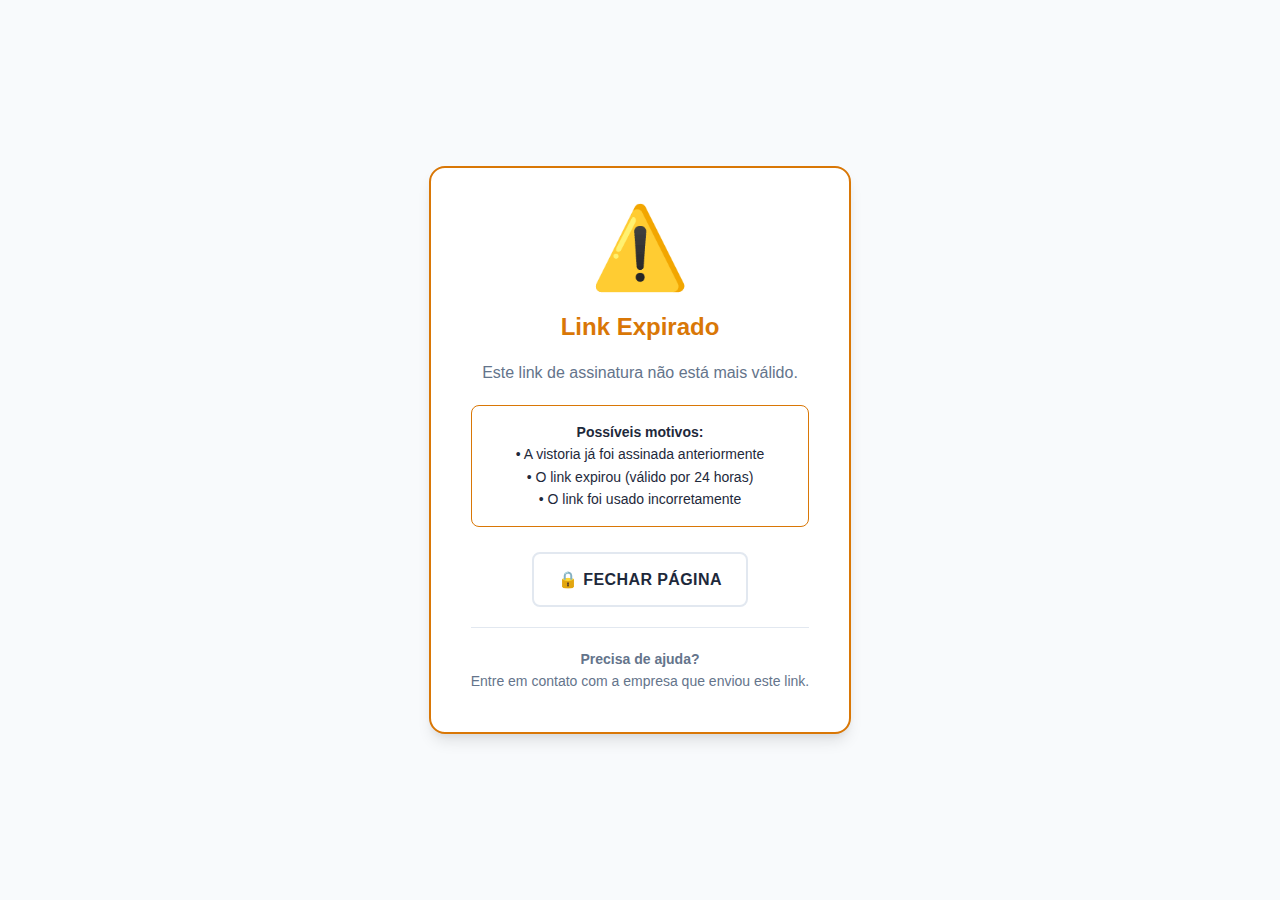
<file: vistoria/templates/link_expirado.html>
<!DOCTYPE html>
<html lang="pt-BR">
<head>
    <meta charset="UTF-8">
    <meta name="viewport" content="width=device-width, initial-scale=1.0">
    <title>Link Expirado - Vistoria</title>
    <link rel="stylesheet" href="/frontend/css/style.css">
    <style>
        .expired-page {
            min-height: 100vh;
            display: flex;
            align-items: center;
            justify-content: center;
            background: var(--bg-section);
            padding: 20px;
        }
        
        .expired-container {
            max-width: 500px;
            text-align: center;
            background: white;
            padding: 40px;
            border-radius: var(--radius-xl);
            box-shadow: var(--shadow-lg);
            border: 2px solid var(--warning);
        }
        
        .expired-icon {
            font-size: 80px;
            margin-bottom: 20px;
            line-height: 1;
        }
        
        .expired-title {
            color: var(--warning);
            font-size: 24px;
            font-weight: 700;
            margin-bottom: 15px;
        }
        
        .expired-message {
            color: var(--text-secondary);
            font-size: 16px;
            line-height: 1.5;
            margin-bottom: 20px;
        }
        
        .expired-reason {
            background: var(--warning-light);
            border: 1px solid var(--warning);
            border-radius: var(--radius);
            padding: 15px;
            margin-bottom: 25px;
            font-size: 14px;
            color: var(--text-primary);
        }
        
        .expired-actions {
            display: flex;
            flex-direction: column;
            gap: 10px;
            align-items: center;
        }
        
        .contact-info {
            font-size: 14px;
            color: var(--text-secondary);
            margin-top: 20px;
            padding-top: 20px;
            border-top: 1px solid var(--border);
        }
        
        @media (max-width: 480px) {
            .expired-container {
                padding: 30px 20px;
            }
            
            .expired-icon {
                font-size: 60px;
            }
            
            .expired-title {
                font-size: 20px;
            }
        }
    </style>
</head>
<body>
    <div class="expired-page">
        <div class="expired-container">
            <div class="expired-icon">⚠️</div>
            <h1 class="expired-title">Link Expirado</h1>
            <p class="expired-message">
                Este link de assinatura não está mais válido.
            </p>
            
            <div class="expired-reason">
                <strong>Possíveis motivos:</strong><br>
                • A vistoria já foi assinada anteriormente<br>
                • O link expirou (válido por 24 horas)<br>
                • O link foi usado incorretamente
            </div>
            
            <div class="expired-actions">
                <button onclick="window.close()" class="button button-secondary">
                    🔒 Fechar Página
                </button>
            </div>
            
            <div class="contact-info">
                <strong>Precisa de ajuda?</strong><br>
                Entre em contato com a empresa que enviou este link.
            </div>
        </div>
    </div>
</body>
</html>
</file>
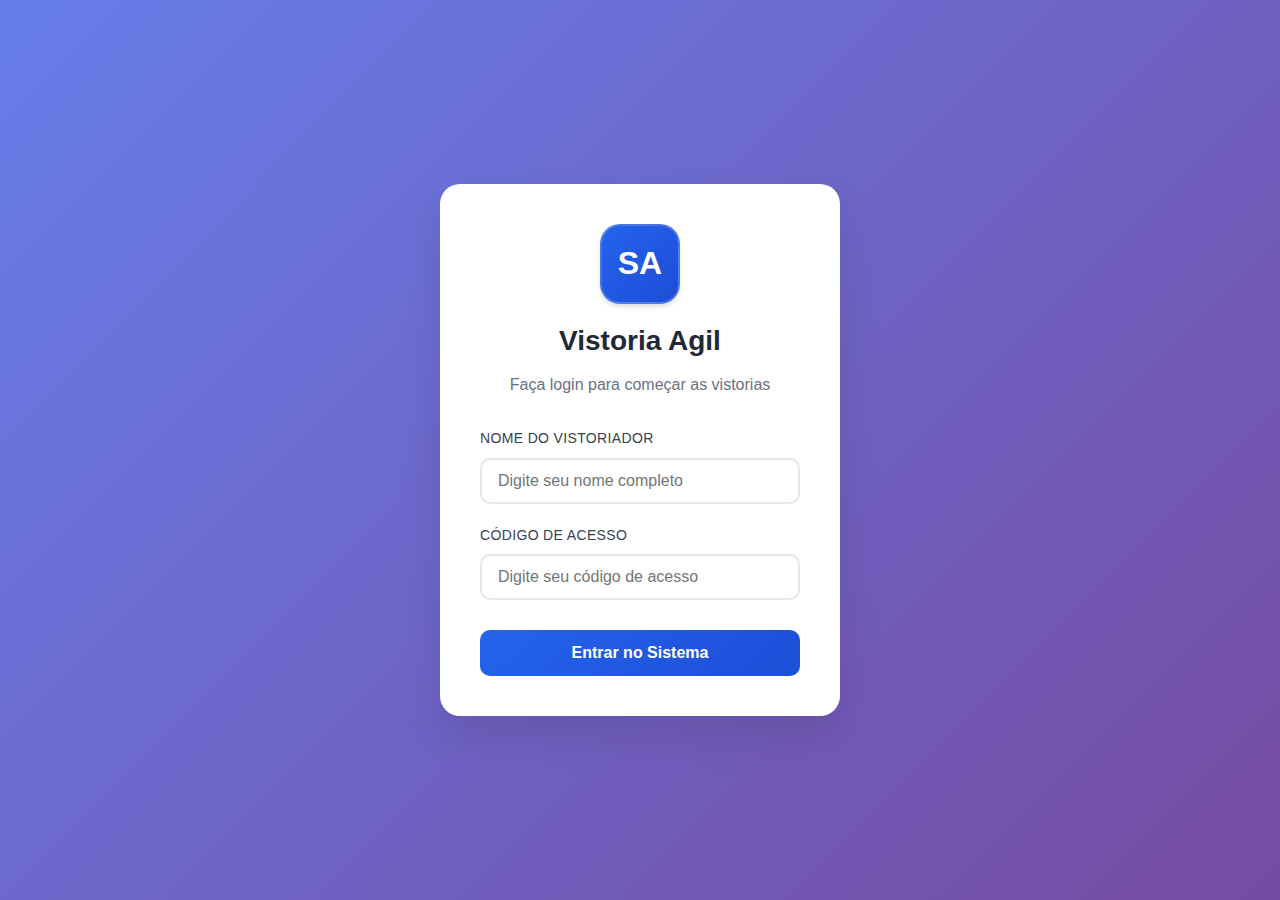
<file: vistoria/templates/login.html>
<!DOCTYPE html>
<html lang="pt-BR">
<head>
    <meta charset="UTF-8">
    <meta name="viewport" content="width=device-width, initial-scale=1.0, user-scalable=no, maximum-scale=1.0">
    <title>Login - Sistema de Vistoria Agil</title>
    
    <!-- Meta tags para PWA e otimização mobile -->
    <meta name="theme-color" content="#2563eb">
    <meta name="mobile-web-app-capable" content="yes">
    <meta name="apple-mobile-web-app-capable" content="yes">
    <meta name="apple-mobile-web-app-status-bar-style" content="default">
    
    <!-- Favicon -->
    <link rel="icon" type="image/svg+xml" href="/assets/favicon.svg">
    
    <!-- CSS -->
    <link rel="stylesheet" href="/frontend/css/style.css">
    
    <style>
        .login-container {
            min-height: 100vh;
            display: flex;
            align-items: center;
            justify-content: center;
            background: linear-gradient(135deg, #667eea 0%, #764ba2 100%);
            padding: 20px;
        }
        
        .login-card {
            background: white;
            border-radius: 20px;
            padding: 40px;
            box-shadow: 0 20px 40px rgba(0,0,0,0.1);
            width: 100%;
            max-width: 400px;
            text-align: center;
        }
        
        .login-logo {
            margin-bottom: 30px;
        }
        
        .login-logo .logo-icon {
            width: 80px;
            height: 80px;
            background: linear-gradient(135deg, #2563eb, #1d4ed8);
            border-radius: 20px;
            display: flex;
            align-items: center;
            justify-content: center;
            color: white;
            font-size: 32px;
            font-weight: bold;
            margin: 0 auto 15px;
        }
        
        .login-title {
            font-size: 28px;
            font-weight: bold;
            color: #1f2937;
            margin-bottom: 8px;
        }
        
        .login-subtitle {
            color: #6b7280;
            margin-bottom: 30px;
        }
        
        .login-form {
            text-align: left;
        }
        
        .login-form .form-group {
            margin-bottom: 20px;
        }
        
        .login-form .label {
            display: block;
            margin-bottom: 8px;
            color: #374151;
            font-weight: 500;
        }
        
        .login-form .input {
            width: 100%;
            padding: 12px 16px;
            border: 2px solid #e5e7eb;
            border-radius: 10px;
            font-size: 16px;
            transition: border-color 0.3s;
            box-sizing: border-box;
        }
        
        .login-form .input:focus {
            outline: none;
            border-color: #2563eb;
        }
        
        .login-btn {
            width: 100%;
            background: linear-gradient(135deg, #2563eb, #1d4ed8);
            color: white;
            border: none;
            padding: 14px;
            border-radius: 10px;
            font-size: 16px;
            font-weight: 600;
            cursor: pointer;
            transition: transform 0.2s;
            margin-top: 10px;
        }
        
        .login-btn:hover {
            transform: translateY(-2px);
        }
        
        .login-btn:disabled {
            opacity: 0.6;
            cursor: not-allowed;
            transform: none;
        }
        
        .error-message {
            background: #fef2f2;
            color: #dc2626;
            padding: 12px;
            border-radius: 8px;
            margin-top: 15px;
            display: none;
        }
        
        .loading-overlay {
            position: fixed;
            top: 0;
            left: 0;
            right: 0;
            bottom: 0;
            background: rgba(0,0,0,0.5);
            display: none;
            align-items: center;
            justify-content: center;
            z-index: 1000;
        }
        
        .loading-spinner {
            width: 40px;
            height: 40px;
            border: 4px solid #e5e7eb;
            border-top: 4px solid #2563eb;
            border-radius: 50%;
            animation: spin 1s linear infinite;
        }
        
        @keyframes spin {
            0% { transform: rotate(0deg); }
            100% { transform: rotate(360deg); }
        }
        
        /* Responsivo */
        @media (max-width: 480px) {
            .login-card {
                padding: 30px 20px;
                margin: 10px;
            }
            
            .login-logo .logo-icon {
                width: 60px;
                height: 60px;
                font-size: 24px;
            }
            
            .login-title {
                font-size: 24px;
            }
        }
    </style>
</head>
<body>
    <div class="login-container">
        <div class="login-card">
            <div class="login-logo">
                <div class="logo-icon">SA</div>
                <h1 class="login-title">Vistoria Agil</h1>
                <p class="login-subtitle">Faça login para começar as vistorias</p>
            </div>
            
            <form class="login-form" id="loginForm">
                <div class="form-group">
                    <label class="label" for="nome_vistoriador">Nome do Vistoriador</label>
                    <input 
                        type="text" 
                        id="nome_vistoriador" 
                        name="nome_vistoriador" 
                        class="input" 
                        placeholder="Digite seu nome completo"
                        required
                        autocomplete="name"
                    >
                </div>
                
                <div class="form-group">
                    <label class="label" for="codigo_acesso">Código de Acesso</label>
                    <input 
                        type="password" 
                        id="codigo_acesso" 
                        name="codigo_acesso" 
                        class="input" 
                        placeholder="Digite seu código de acesso"
                        required
                        autocomplete="current-password"
                    >
                </div>
                
                <button type="submit" class="login-btn" id="loginBtn">
                    Entrar no Sistema
                </button>
                
                <div class="error-message" id="errorMessage"></div>
            </form>
        </div>
    </div>
    
    <!-- Loading Overlay -->
    <div class="loading-overlay" id="loadingOverlay">
        <div class="loading-spinner"></div>
    </div>
    
    <script>
        document.addEventListener('DOMContentLoaded', function() {
            const loginForm = document.getElementById('loginForm');
            const loginBtn = document.getElementById('loginBtn');
            const errorMessage = document.getElementById('errorMessage');
            const loadingOverlay = document.getElementById('loadingOverlay');
            
            function showError(message) {
                errorMessage.textContent = message;
                errorMessage.style.display = 'block';
            }
            
            function hideError() {
                errorMessage.style.display = 'none';
            }
            
            function showLoading() {
                loadingOverlay.style.display = 'flex';
                loginBtn.disabled = true;
            }
            
            function hideLoading() {
                loadingOverlay.style.display = 'none';
                loginBtn.disabled = false;
            }
            
            loginForm.addEventListener('submit', function(e) {
                e.preventDefault();
                hideError();
                
                const nome = document.getElementById('nome_vistoriador').value.trim();
                const codigo = document.getElementById('codigo_acesso').value.trim();
                
                if (!nome || !codigo) {
                    showError('Por favor, preencha todos os campos.');
                    return;
                }
                
                showLoading();
                
                // Fazer login via API
                fetch('/api/login', {
                    method: 'POST',
                    headers: {
                        'Content-Type': 'application/json',
                    },
                    body: JSON.stringify({
                        nome_vistoriador: nome,
                        codigo_acesso: codigo
                    })
                })
                .then(response => response.json())
                .then(data => {
                    if (data.success) {
                        // Login bem-sucedido, redirecionar para a página principal
                        window.location.href = '/';
                    } else {
                        hideLoading();
                        showError(data.message || 'Nome ou código de acesso incorretos.');
                    }
                })
                .catch(error => {
                    hideLoading();
                    console.error('Erro no login:', error);
                    showError('Erro de conexão. Tente novamente.');
                });
            });
        });
    </script>
</body>
</html>
</file>
<file: frontend/css/style.css>
/* Reset e Variáveis CSS */
* {
  box-sizing: border-box;
  margin: 0;
  padding: 0;
}

:root {
  /* Sistema de Cores Profissional */
  --primary: #2563eb;
  --primary-dark: #1d4ed8;
  --primary-light: #3b82f6;
  --secondary: #64748b;
  --success: #059669;
  --warning: #d97706;
  --danger: #dc2626;
  --light: #f8fafc;
  --dark: #1e293b;
  --border: #e2e8f0;
  --border-light: #f1f5f9;
  --bg-card: #ffffff;
  --bg-section: #f8fafc;
  --text-primary: #1e293b;
  --text-secondary: #64748b;
  --text-muted: #94a3b8;
  
  /* Gradientes */
  --gradient-primary: linear-gradient(135deg, #2563eb 0%, #1d4ed8 100%);
  --gradient-light: linear-gradient(135deg, #f8fafc 0%, #e2e8f0 100%);
  
  /* Espaçamentos */
  --spacing-xs: 0.25rem;
  --spacing-sm: 0.5rem;
  --spacing-md: 1rem;
  --spacing-lg: 1.5rem;
  --spacing-xl: 2rem;
  --spacing-2xl: 3rem;
  
  /* Tipografia */
  --font-xs: 0.75rem;
  --font-sm: 0.875rem;
  --font-md: 1rem;
  --font-lg: 1.125rem;
  --font-xl: 1.25rem;
  --font-2xl: 1.5rem;
  --font-3xl: 1.875rem;
  --font-4xl: 2.25rem;
  
  /* Bordas */
  --radius: 0.5rem;
  --radius-lg: 0.75rem;
  --radius-xl: 1rem;
  
  /* Sombras */
  --shadow-sm: 0 1px 2px 0 rgb(0 0 0 / 0.05);
  --shadow-md: 0 4px 6px -1px rgb(0 0 0 / 0.1), 0 2px 4px -1px rgb(0 0 0 / 0.06);
  --shadow-lg: 0 10px 15px -3px rgb(0 0 0 / 0.1), 0 4px 6px -2px rgb(0 0 0 / 0.05);
  --shadow-xl: 0 20px 25px -5px rgb(0 0 0 / 0.1), 0 10px 10px -5px rgb(0 0 0 / 0.04);
  
  /* Transições */
  --transition: 0.2s ease-in-out;
  --transition-slow: 0.3s ease-in-out;
}

/* Base */
html {
  scroll-behavior: smooth;
}

body {
  font-family: -apple-system, BlinkMacSystemFont, 'Segoe UI', Roboto, Oxygen, Ubuntu, Cantarell, sans-serif;
  font-size: var(--font-md);
  line-height: 1.6;
  color: var(--text-primary);
  background: var(--bg-section);
  min-height: 100vh;
  -webkit-font-smoothing: antialiased;
  -moz-osx-font-smoothing: grayscale;
}

/* Container */
.container {
  max-width: 1200px;
  margin: 0 auto;
  padding: var(--spacing-lg);
}

/* Header Profissional */
.header {
  background: var(--gradient-primary);
  padding: var(--spacing-xl) 0;
  margin-bottom: var(--spacing-xl);
  border-radius: var(--radius-xl);
  box-shadow: var(--shadow-lg);
  position: relative;
  overflow: hidden;
}

.header::before {
  content: '';
  position: absolute;
  top: 0;
  left: 0;
  right: 0;
  bottom: 0;
  background: url("data:image/svg+xml,%3Csvg width='60' height='60' viewBox='0 0 60 60' xmlns='http://www.w3.org/2000/svg'%3E%3Cg fill='none' fill-rule='evenodd'%3E%3Cg fill='%23ffffff' fill-opacity='0.05'%3E%3Ccircle cx='30' cy='30' r='2'/%3E%3C/g%3E%3C/g%3E%3C/svg%3E");
  pointer-events: none;
}

.header-content {
  display: flex;
  justify-content: space-between;
  align-items: center;
  max-width: 1200px;
  margin: 0 auto;
  padding: 0 var(--spacing-xl);
  position: relative;
  z-index: 1;
}

.company-logo {
  display: flex;
  align-items: center;
  gap: var(--spacing-lg);
}

.logo-icon {
  width: 64px;
  height: 64px;
  background: white;
  border-radius: var(--radius-lg);
  display: flex;
  align-items: center;
  justify-content: center;
  font-weight: 800;
  font-size: var(--font-2xl);
  color: var(--primary);
  box-shadow: var(--shadow-md);
  border: 2px solid rgba(255, 255, 255, 0.2);
}

.company-info .title {
  color: white;
  font-size: var(--font-4xl);
  font-weight: 800;
  margin: 0;
  letter-spacing: -0.025em;
  text-shadow: 0 2px 4px rgba(0, 0, 0, 0.1);
}

.company-info .subtitle {
  color: rgba(255, 255, 255, 0.9);
  font-size: var(--font-xl);
  margin: 0.25rem 0 0 0;
  font-weight: 500;
}

.header-meta {
  display: flex;
  align-items: center;
}

.inspection-badge {
  background: rgba(255, 255, 255, 0.15);
  backdrop-filter: blur(10px);
  border: 1px solid rgba(255, 255, 255, 0.2);
  border-radius: var(--radius);
  padding: var(--spacing-md) var(--spacing-lg);
  box-shadow: var(--shadow-sm);
}

.badge-label {
  color: white;
  font-weight: 600;
  font-size: var(--font-sm);
  text-transform: uppercase;
  letter-spacing: 0.05em;
}

/* Sections */
.section {
  background: var(--bg-card);
  border-radius: var(--radius-lg);
  padding: var(--spacing-xl);
  margin-bottom: var(--spacing-xl);
  box-shadow: var(--shadow-sm);
  border: 1px solid var(--border-light);
  transition: var(--transition);
}

.section:hover {
  box-shadow: var(--shadow-md);
}

.section-title {
  display: flex;
  align-items: center;
  gap: var(--spacing-md);
  font-size: var(--font-2xl);
  font-weight: 700;
  color: var(--text-primary);
  margin-bottom: var(--spacing-xl);
  padding-bottom: var(--spacing-md);
  border-bottom: 2px solid var(--border);
  position: relative;
}

.section-title::after {
  content: '';
  position: absolute;
  bottom: -2px;
  left: 0;
  width: 60px;
  height: 2px;
  background: var(--gradient-primary);
  border-radius: 1px;
}

/* Form Grid */
.form-grid {
  display: grid;
  grid-template-columns: repeat(auto-fit, minmax(250px, 1fr));
  gap: var(--spacing-lg);
}

.form-group {
  display: flex;
  flex-direction: column;
}

.label {
  font-weight: 600;
  color: var(--text-primary);
  margin-bottom: var(--spacing-sm);
  font-size: var(--font-sm);
  text-transform: uppercase;
  letter-spacing: 0.025em;
}

.input, .textarea {
  padding: var(--spacing-md);
  border: 2px solid var(--border);
  border-radius: var(--radius);
  font-size: var(--font-md);
  transition: var(--transition);
  background: white;
  color: var(--text-primary);
}

.input:focus, .textarea:focus {
  outline: none;
  border-color: var(--primary);
  box-shadow: 0 0 0 3px rgba(37, 99, 235, 0.1);
}

.input.validation-error, .textarea.validation-error {
  border-color: var(--danger) !important;
  box-shadow: 0 0 0 3px rgba(220, 38, 38, 0.15) !important;
  animation: shake 0.3s ease-in-out;
}

@keyframes shake {
  0%, 100% { transform: translateX(0); }
  25% { transform: translateX(-4px); }
  75% { transform: translateX(4px); }
}

.uppercase-input {
  text-transform: uppercase;
}

.textarea {
  resize: vertical;
  min-height: 80px;
}

/* Checkbox Grid */
.checkbox-grid {
  display: grid;
  grid-template-columns: repeat(auto-fit, minmax(280px, 1fr));
  gap: var(--spacing-md);
}

.checkbox-item {
  background: var(--bg-section);
  border: 1px solid var(--border);
  border-radius: var(--radius);
  padding: var(--spacing-md);
  transition: var(--transition);
}

.checkbox-item:hover {
  background: white;
  border-color: var(--primary-light);
}

.checkbox-label {
  display: flex;
  align-items: center;
  gap: var(--spacing-sm);
  font-weight: 500;
  color: var(--text-primary);
  cursor: pointer;
  font-size: var(--font-md);
}

.checkbox-label input[type="checkbox"] {
  width: 18px;
  height: 18px;
  border: 2px solid var(--border);
  border-radius: 4px;
  cursor: pointer;
}

/* Photo Grid */
.photo-category {
  margin-bottom: var(--spacing-xl);
}

.photo-category-title {
  font-size: var(--font-xl);
  font-weight: 600;
  color: var(--text-primary);
  margin-bottom: var(--spacing-lg);
  padding: var(--spacing-md) 0;
  border-bottom: 1px solid var(--border);
}

.photo-grid {
  display: grid;
  grid-template-columns: repeat(auto-fit, minmax(300px, 1fr));
  gap: var(--spacing-lg);
}

.photo-item {
  background: var(--bg-section);
  border: 1px solid var(--border);
  border-radius: var(--radius-lg);
  padding: var(--spacing-lg);
  transition: var(--transition);
}

.photo-item:hover {
  box-shadow: var(--shadow-md);
  border-color: var(--primary-light);
}

.photo-label {
  display: block;
  font-weight: 600;
  color: var(--text-primary);
  margin-bottom: var(--spacing-md);
  font-size: var(--font-sm);
  text-transform: uppercase;
  letter-spacing: 0.025em;
}

.photo-upload {
  position: relative;
  margin-bottom: var(--spacing-md);
}

.photo-upload input[type="file"] {
  position: absolute;
  opacity: 0;
  width: 100%;
  height: 100%;
  cursor: pointer;
}

.photo-preview {
  min-height: 200px;
  border: 2px dashed var(--border);
  border-radius: var(--radius);
  display: flex;
  align-items: center;
  justify-content: center;
  background: white;
  transition: var(--transition);
  cursor: pointer;
}

.photo-preview:hover {
  border-color: var(--primary);
  background: var(--light);
}

.upload-placeholder {
  display: flex;
  flex-direction: column;
  align-items: center;
  gap: var(--spacing-md);
  color: var(--text-muted);
  font-weight: 500;
  text-align: center;
}

.upload-placeholder span:last-child {
  font-size: var(--font-sm);
}

.pneu-marca, .obs-desc {
  margin-top: var(--spacing-md);
}

/* Signature */
.signature-container {
  background: white;
  border: 1px solid var(--border);
  border-radius: var(--radius-lg);
  padding: var(--spacing-lg);
}

.signature-canvas {
  width: 100%;
  height: 250px;
  border: 2px dashed var(--border);
  border-radius: var(--radius);
  cursor: crosshair;
  background: white;
  touch-action: none; /* Importante para funcionar em mobile */
  user-select: none;
  -webkit-user-select: none;
  -moz-user-select: none;
  -ms-user-select: none;
}

.signature-canvas:hover {
  border-color: var(--primary);
  border-style: solid;
}

.signature-controls {
  margin-top: var(--spacing-md);
  display: flex;
  justify-content: center;
}

.signature-note {
  margin-top: var(--spacing-md);
  font-size: var(--font-sm);
  color: var(--text-muted);
  text-align: center;
  font-style: italic;
}

/* Buttons */
.button {
  display: inline-flex;
  align-items: center;
  gap: var(--spacing-sm);
  padding: var(--spacing-md) var(--spacing-lg);
  border: none;
  border-radius: var(--radius);
  font-size: var(--font-md);
  font-weight: 600;
  text-decoration: none;
  cursor: pointer;
  transition: var(--transition);
  text-transform: uppercase;
  letter-spacing: 0.025em;
}

.button-primary {
  background: var(--gradient-primary);
  color: white;
  box-shadow: var(--shadow-sm);
}

.button-primary:hover {
  transform: translateY(-1px);
  box-shadow: var(--shadow-md);
}

.button-secondary {
  background: white;
  color: var(--text-primary);
  border: 2px solid var(--border);
}

.button-success {
  background: linear-gradient(135deg, #059669 0%, #047857 100%);
  color: white;
  box-shadow: var(--shadow-sm);
}

.button-success:hover {
  transform: translateY(-1px);
  box-shadow: var(--shadow-md);
  background: linear-gradient(135deg, #047857 0%, #065f46 100%);
}

.button-secondary:hover {
  border-color: var(--primary);
  color: var(--primary);
}

.button-large {
  padding: var(--spacing-lg) var(--spacing-xl);
  font-size: var(--font-lg);
}

/* Form Actions */
.form-actions {
  display: flex;
  gap: var(--spacing-lg);
  justify-content: center;
  margin-top: var(--spacing-2xl);
  padding-top: var(--spacing-xl);
  border-top: 2px solid var(--border);
}

/* Loading */
.loading {
  position: fixed;
  top: 0;
  left: 0;
  right: 0;
  bottom: 0;
  background: rgba(255, 255, 255, 0.9);
  display: flex;
  flex-direction: column;
  align-items: center;
  justify-content: center;
  z-index: 9999;
  backdrop-filter: blur(4px);
}

.spinner {
  width: 48px;
  height: 48px;
  border: 4px solid var(--border);
  border-top: 4px solid var(--primary);
  border-radius: 50%;
  animation: spin 1s linear infinite;
  margin-bottom: var(--spacing-md);
}

@keyframes spin {
  0% { transform: rotate(0deg); }
  100% { transform: rotate(360deg); }
}

.hidden {
  display: none !important;
}

/* Toast Enhanced Styles */
.toast-container {
  position: fixed;
  top: var(--spacing-lg);
  right: var(--spacing-lg);
  z-index: 10000;
  max-width: 400px;
}

.toast {
  background: white;
  border-radius: var(--radius);
  margin-bottom: var(--spacing-md);
  box-shadow: var(--shadow-lg);
  border-left: 4px solid var(--success);
  animation: slideIn 0.3s ease-out;
  cursor: pointer;
  overflow: hidden;
  position: relative;
}

.toast.error {
  border-left-color: var(--danger);
}

.toast.warning {
  border-left-color: var(--warning);
}

.toast.info {
  border-left-color: var(--primary);
}

.toast-content {
  display: flex;
  align-items: flex-start;
  gap: var(--spacing-md);
  padding: var(--spacing-lg);
}

.toast-icon {
  flex-shrink: 0;
  margin-top: 2px;
}

.toast-text {
  flex: 1;
}

.toast-title {
  font-weight: 600;
  font-size: var(--font-md);
  color: var(--text-primary);
  margin-bottom: var(--spacing-xs);
}

.toast-message {
  font-size: var(--font-sm);
  color: var(--text-secondary);
  line-height: 1.4;
}

/* Photo Enhanced Styles */
.photo-preview {
  position: relative;
  min-height: 200px;
  border: 2px dashed var(--border);
  border-radius: var(--radius);
  display: flex;
  align-items: center;
  justify-content: center;
  background: white;
  transition: var(--transition);
  cursor: pointer;
  overflow: hidden;
}

.photo-preview:hover {
  border-color: var(--primary);
  background: var(--light);
}

.photo-preview.has-photo {
  border-style: solid;
  border-color: var(--success);
}

.photo-overlay {
  position: absolute;
  top: 0;
  left: 0;
  right: 0;
  bottom: 0;
  background: linear-gradient(0deg, rgba(0,0,0,0.7) 0%, transparent 40%);
  display: flex;
  align-items: flex-end;
  justify-content: space-between;
  padding: var(--spacing-md);
  border-radius: var(--radius);
  opacity: 0;
  transition: opacity 0.2s ease;
}

.photo-remove-btn {
  background: rgba(239, 68, 68, 0.9);
  color: white;
  border: none;
  border-radius: var(--radius-sm);
  padding: var(--spacing-sm);
  cursor: pointer;
  display: flex;
  align-items: center;
  justify-content: center;
  transition: all 0.2s ease;
  min-width: 36px;
  min-height: 36px;
}

.photo-remove-btn:hover {
  background: rgba(239, 68, 68, 1);
  transform: scale(1.05);
}

/* Success Modal */
.success-modal {
  position: fixed;
  top: 0;
  left: 0;
  right: 0;
  bottom: 0;
  background: rgba(0, 0, 0, 0.8);
  display: flex;
  align-items: center;
  justify-content: center;
  z-index: 10001;
  backdrop-filter: blur(4px);
  animation: fadeIn 0.3s ease-out;
}

.modal-content {
  background: white;
  border-radius: var(--radius-lg);
  padding: var(--spacing-2xl);
  max-width: 500px;
  width: 90%;
  max-height: 90vh;
  overflow-y: auto;
  box-shadow: var(--shadow-xl);
  animation: scaleIn 0.3s ease-out;
}

.modal-header {
  text-align: center;
  margin-bottom: var(--spacing-xl);
}

.modal-header h2 {
  font-size: var(--font-2xl);
  font-weight: 700;
  color: var(--text-primary);
  margin-top: var(--spacing-md);
}

.modal-body {
  margin-bottom: var(--spacing-xl);
  text-align: center;
}

.modal-body p {
  margin-bottom: var(--spacing-sm);
  color: var(--text-secondary);
}

.modal-actions {
  display: flex;
  gap: var(--spacing-md);
  justify-content: center;
}

/* Accessibility Styles */
.keyboard-nav *:focus {
  outline: 3px solid var(--primary);
  outline-offset: 2px;
}

/* Enhanced Loading */
.loading {
  position: fixed;
  top: 0;
  left: 0;
  right: 0;
  bottom: 0;
  background: rgba(255, 255, 255, 0.95);
  display: flex;
  flex-direction: column;
  align-items: center;
  justify-content: center;
  z-index: 9999;
  backdrop-filter: blur(8px);
}

.loading p {
  margin-top: var(--spacing-md);
  color: var(--text-secondary);
  font-weight: 500;
}

/* Animations */
@keyframes fadeIn {
  from {
    opacity: 0;
  }
  to {
    opacity: 1;
  }
}

@keyframes scaleIn {
  from {
    opacity: 0;
    transform: scale(0.9);
  }
  to {
    opacity: 1;
    transform: scale(1);
  }
}

@keyframes slideIn {
  from {
    transform: translateX(100%);
    opacity: 0;
  }
  to {
    transform: translateX(0);
    opacity: 1;
  }
}

/* Advanced Mobile Responsive Design */
@media (max-width: 768px) {
  /* Variables override for mobile */
  :root {
    --spacing-xs: 0.2rem;
    --spacing-sm: 0.4rem;
    --spacing-md: 0.8rem;
    --spacing-lg: 1.2rem;
    --spacing-xl: 1.6rem;
    --spacing-2xl: 2rem;
    --font-xs: 0.7rem;
    --font-sm: 0.8rem;
    --font-md: 0.9rem;
    --font-lg: 1rem;
    --font-xl: 1.1rem;
    --font-2xl: 1.3rem;
    --font-3xl: 1.6rem;
    --font-4xl: 1.8rem;
  }

  /* Container adjustments */
  .container {
    padding: var(--spacing-md);
    max-width: 100%;
  }
  
  /* Header mobile optimizations */
  .header {
    margin-bottom: var(--spacing-lg);
    border-radius: var(--radius-lg);
  }
  
  .header-content {
    flex-direction: column;
    gap: var(--spacing-lg);
    text-align: center;
    padding: 0 var(--spacing-lg);
  }
  
  .company-logo {
    flex-direction: column;
    gap: var(--spacing-md);
  }
  
  .logo-icon {
    width: 56px;
    height: 56px;
    font-size: var(--font-xl);
  }
  
  .company-info .title {
    font-size: var(--font-3xl);
  }
  
  .company-info .subtitle {
    font-size: var(--font-lg);
  }
  
  .inspection-badge {
    padding: var(--spacing-sm) var(--spacing-md);
  }
  
  .badge-label {
    font-size: var(--font-xs);
  }
  
  /* Section mobile optimizations */
  .section {
    padding: var(--spacing-lg);
    margin-bottom: var(--spacing-lg);
    border-radius: var(--radius);
  }
  
  .section-title {
    font-size: var(--font-xl);
    gap: var(--spacing-sm);
    margin-bottom: var(--spacing-lg);
    flex-wrap: wrap;
  }
  
  .section-title::after {
    width: 40px;
  }
  
  /* Form mobile optimizations */
  .form-grid {
    grid-template-columns: 1fr;
    gap: var(--spacing-md);
  }
  
  .input, .textarea {
    padding: var(--spacing-md);
    font-size: var(--font-md);
  }
  
  .label {
    font-size: var(--font-xs);
    margin-bottom: var(--spacing-xs);
  }
  
  /* Checkbox mobile optimizations */
  .checkbox-grid {
    grid-template-columns: 1fr;
    gap: var(--spacing-sm);
  }
  
  .checkbox-item {
    padding: var(--spacing-md);
  }
  
  .checkbox-label {
    font-size: var(--font-sm);
    gap: var(--spacing-sm);
  }
  
  .checkbox-label input[type="checkbox"] {
    width: 20px;
    height: 20px;
  }
  
  /* Photo mobile optimizations */
  .photo-grid {
    grid-template-columns: 1fr;
    gap: var(--spacing-md);
  }
  
  .photo-item {
    padding: var(--spacing-md);
  }
  
  .photo-preview {
    min-height: 160px;
  }
  
  .photo-category-title {
    font-size: var(--font-lg);
    margin-bottom: var(--spacing-md);
  }
  
  .photo-label {
    font-size: var(--font-xs);
    margin-bottom: var(--spacing-sm);
  }
  
  .upload-placeholder {
    gap: var(--spacing-sm);
  }
  
  .upload-placeholder span:last-child {
    font-size: var(--font-xs);
  }
  
  /* Signature mobile optimizations */
  .signature-container {
    padding: var(--spacing-md);
  }
  
  .signature-canvas {
    height: 180px;
    border-width: 3px;
    touch-action: none;
  }
  
  .signature-canvas:active {
    border-color: var(--primary);
  }
  
  .signature-note {
    font-size: var(--font-xs);
  }
  
  /* Button mobile optimizations */
  .button {
    padding: var(--spacing-md);
    font-size: var(--font-sm);
    gap: var(--spacing-xs);
  }
  
  .button-large {
    width: 100%;
    justify-content: center;
    padding: var(--spacing-lg);
    font-size: var(--font-md);
  }
  
  /* Form actions mobile */
  .form-actions {
      margin-top: var(--spacing-lg);
      padding-top: var(--spacing-lg);
  }

.action-buttons {
    display: flex;
    gap: var(--spacing-md);
    justify-content: center;
}

.button-small {
    padding: var(--spacing-sm) var(--spacing-md);
    font-size: var(--font-sm);
    border-radius: var(--radius);
    min-width: 140px;
    max-width: 200px;
}

@media (max-width: 600px) {
  .action-buttons {
    gap: var(--spacing-sm);
    flex-direction: column;
  }
  .button-small {
    min-width: 120px;
    font-size: var(--font-xs);
    padding: var(--spacing-sm);
    width: 100%;
    max-width: none;
  }
}

/* Modal de confirmação - Versão corrigida e simplificada */
.modal {
  position: fixed !important;
  top: 0 !important;
  left: 0 !important;
  width: 100vw !important;
  height: 100vh !important;
  z-index: 999999 !important;
  display: flex !important;
  align-items: center !important;
  justify-content: center !important;
  padding: 20px !important;
  box-sizing: border-box !important;
  opacity: 1 !important;
  visibility: visible !important;
  transition: all 0.4s cubic-bezier(0.25, 0.46, 0.45, 0.94) !important;
  pointer-events: auto !important;
}

.modal.hidden {
  opacity: 0 !important;
  visibility: hidden !important;
  pointer-events: none !important;
  display: flex !important; /* Manter flex para animação */
}

.modal-overlay {
  position: absolute !important;
  top: 0 !important;
  left: 0 !important;
  width: 100% !important;
  height: 100% !important;
  background: rgba(0, 0, 0, 0.8) !important;
  backdrop-filter: blur(8px) !important;
  -webkit-backdrop-filter: blur(8px) !important;
  transition: all 0.4s cubic-bezier(0.25, 0.46, 0.45, 0.94) !important;
}

.modal.hidden .modal-overlay {
  background: rgba(0, 0, 0, 0) !important;
  backdrop-filter: blur(0px) !important;
  -webkit-backdrop-filter: blur(0px) !important;
}

.modal-content {
  position: relative !important;
  background: white !important;
  border-radius: 16px !important;
  box-shadow: 0 20px 50px rgba(0, 0, 0, 0.3) !important;
  width: 100% !important;
  max-width: 450px !important;
  max-height: 90vh !important;
  overflow: hidden !important;
  transform: scale(1) translateY(0) rotate(0deg) !important;
  transition: all 0.4s cubic-bezier(0.34, 1.56, 0.64, 1) !important;
  opacity: 1 !important;
  z-index: 1000000 !important;
}

.modal.hidden .modal-content {
  transform: scale(0.8) translateY(-40px) rotate(-1deg) !important;
  opacity: 0 !important;
  box-shadow: 0 5px 15px rgba(0, 0, 0, 0.1) !important;
}

.modal-header {
  padding: 24px 24px 16px;
  text-align: center;
  border-bottom: 1px solid #e5e7eb;
}

.modal-title {
  font-size: 1.25rem;
  font-weight: 600;
  color: #111827;
  margin: 0;
}

.modal-body {
  padding: 20px 24px;
  text-align: center;
}

.modal-body p {
  font-size: 1rem;
  color: #6b7280;
  line-height: 1.5;
  margin: 0;
}

.modal-actions {
  padding: 16px 24px 24px;
  display: flex;
  gap: 12px;
  justify-content: center;
}

.modal-actions .button {
  flex: 1;
  max-width: 140px;
  padding: 10px 20px;
  font-size: 0.9rem;
  font-weight: 600;
  border-radius: 8px;
  border: none;
  cursor: pointer;
  transition: all 0.2s ease;
}

.modal-actions .button-primary {
  background: #3b82f6;
  color: white;
}

.modal-actions .button-primary:hover {
  background: #2563eb;
  transform: translateY(-1px);
}

.modal-actions .button-secondary {
  background: #f3f4f6;
  color: #374151;
  border: 1px solid #d1d5db;
}

.modal-actions .button-secondary:hover {
  background: #e5e7eb;
  transform: translateY(-1px);
}

.modal-actions .button {
  transition: all 0.25s cubic-bezier(0.4, 0, 0.2, 1) !important;
}

.modal.hidden .modal-actions .button {
  transform: translateY(10px) !important;
  opacity: 0.5 !important;
}

/* Força modal sempre por cima - CSS de emergência */
#modal-confirm {
  position: fixed !important;
  top: 0 !important;
  left: 0 !important;
  right: 0 !important;
  bottom: 0 !important;
  width: 100vw !important;
  height: 100vh !important;
  z-index: 999999 !important;
  display: flex !important;
  align-items: center !important;
  justify-content: center !important;
}

#modal-confirm.hidden {
  opacity: 0 !important;
  pointer-events: none !important;
  display: flex !important;
}

#modal-confirm .modal-overlay {
  position: absolute !important;
  top: 0 !important;
  left: 0 !important;
  width: 100% !important;
  height: 100% !important;
  background: rgba(0, 0, 0, 0.8) !important;
  z-index: 999998 !important;
  transition: all 0.4s cubic-bezier(0.25, 0.46, 0.45, 0.94) !important;
}

#modal-confirm.hidden .modal-overlay {
  background: rgba(0, 0, 0, 0) !important;
  transform: scale(1.02) !important;
}

#modal-confirm .modal-content {
  position: relative !important;
  z-index: 999999 !important;
  background: white !important;
}

/* Animações cascata para elementos internos */
.modal-header {
  transition: all 0.3s cubic-bezier(0.4, 0, 0.2, 1) !important;
}

.modal-body {
  transition: all 0.35s cubic-bezier(0.4, 0, 0.2, 1) !important;
}

.modal-actions {
  transition: all 0.4s cubic-bezier(0.4, 0, 0.2, 1) !important;
}

.modal.hidden .modal-header {
  transform: translateY(-15px) !important;
  opacity: 0 !important;
}

.modal.hidden .modal-body {
  transform: translateY(-10px) !important;
  opacity: 0 !important;
}

.modal.hidden .modal-actions {
  transform: translateY(15px) !important;
  opacity: 0 !important;
}
  
  /* Toast mobile */
  .toast-container {
    top: var(--spacing-sm);
    right: var(--spacing-sm);
    left: var(--spacing-sm);
    max-width: none;
  }
  
  .toast {
    padding: var(--spacing-md);
    font-size: var(--font-sm);
  }
  
  /* Modal mobile - Versão corrigida */
  .modal {
    padding: 16px;
  }
  
  .modal-content {
    max-width: 100%;
    border-radius: 12px;
  }
  
  .modal-header {
    padding: 20px 20px 16px;
  }
  
  .modal-title {
    font-size: 1.1rem;
  }
  
  .modal-body {
    padding: 16px 20px;
  }
  
  .modal-body p {
    font-size: 0.95rem;
  }
  
  .modal-actions {
    padding: 16px 20px 20px;
    flex-direction: column;
  }
  
  .modal-actions .button {
    max-width: none;
    width: 100%;
  }
  
  /* Loading mobile */
  .spinner {
    width: 36px;
    height: 36px;
  }
}

/* Extra small mobile devices */
@media (max-width: 480px) {
  :root {
    --spacing-md: 0.6rem;
    --spacing-lg: 1rem;
    --spacing-xl: 1.4rem;
    --font-sm: 0.75rem;
    --font-md: 0.85rem;
    --font-lg: 0.95rem;
  }
  
  .container {
    padding: var(--spacing-sm);
  }
  
  .header {
    padding: var(--spacing-lg) 0;
  }
  
  .company-info .title {
    font-size: var(--font-2xl);
  }
  
  .logo-icon {
    width: 48px;
    height: 48px;
    font-size: var(--font-lg);
  }
  
  .section {
    padding: var(--spacing-md);
  }
  
  .section-title {
    font-size: var(--font-lg);
  }
  
  .photo-preview {
    min-height: 140px;
  }
  
  .signature-canvas {
    height: 120px;
  }
  
  .checkbox-grid {
    gap: var(--spacing-xs);
  }
  
  .checkbox-item {
    padding: var(--spacing-sm);
  }
}

/* Landscape mobile orientation */
@media (max-height: 500px) and (orientation: landscape) {
  .header {
    padding: var(--spacing-md) 0;
    margin-bottom: var(--spacing-md);
  }
  
  .company-logo {
    flex-direction: row;
    gap: var(--spacing-md);
  }
  
  .logo-icon {
    width: 40px;
    height: 40px;
    font-size: var(--font-md);
  }
  
  .company-info .title {
    font-size: var(--font-xl);
  }
  
  .company-info .subtitle {
    font-size: var(--font-md);
  }
  
  .section {
    margin-bottom: var(--spacing-md);
  }
  
  .photo-preview {
    min-height: 100px;
  }
  
  .signature-canvas {
    height: 100px;
  }
}

/* Touch-friendly interactions */
@media (pointer: coarse) {
  .button {
    min-height: 44px;
    padding: var(--spacing-md) var(--spacing-lg);
  }
  
  .input, .textarea {
    min-height: 44px;
    padding: var(--spacing-md);
  }
  
  .checkbox-label input[type="checkbox"] {
    min-width: 24px;
    min-height: 24px;
  }
  
  .photo-preview {
    min-height: 180px;
  }
  
  .signature-canvas {
    min-height: 150px;
  }
}

/* Professional Icons System */
.icon {
    width: 20px;
    height: 20px;
    display: inline-block;
    vertical-align: middle;
    margin-right: 8px;
    background-size: contain;
    background-repeat: no-repeat;
    background-position: center;
    flex-shrink: 0;
}

.icon-large {
    width: 24px;
    height: 24px;
}

.icon-xl {
    width: 32px;
    height: 32px;
}

/* Vehicle Icons */
.icon-car {
    background-image: url("data:image/svg+xml,%3Csvg xmlns='http://www.w3.org/2000/svg' viewBox='0 0 24 24' fill='none' stroke='currentColor' stroke-width='2'%3E%3Cpath d='M14 16H9m10 0h3v-3.15a1 1 0 0 0-.84-.99L16 11l-2.7-3.6a1 1 0 0 0-.8-.4H8.5a1 1 0 0 0-.8.4L5 11l-5.16 1.86a1 1 0 0 0-.84.99V16h3m0 0a2 2 0 1 0 4 0m10 0a2 2 0 1 0 4 0'/%3E%3C/svg%3E");
}

/* Clipboard/Checklist Icons */
.icon-clipboard {
    background-image: url("data:image/svg+xml,%3Csvg xmlns='http://www.w3.org/2000/svg' viewBox='0 0 24 24' fill='none' stroke='currentColor' stroke-width='2'%3E%3Crect width='8' height='4' x='8' y='2' rx='1' ry='1'/%3E%3Cpath d='m16 4h2a2 2 0 0 1 2 2v14a2 2 0 0 1-2 2H6a2 2 0 0 1-2-2V6a2 2 0 0 1 2-2h2'/%3E%3Cpath d='m10 11 2 2 4-4'/%3E%3C/svg%3E");
}

/* Camera Icons */
.icon-camera {
    background-image: url("data:image/svg+xml,%3Csvg xmlns='http://www.w3.org/2000/svg' viewBox='0 0 24 24' fill='none' stroke='currentColor' stroke-width='2'%3E%3Cpath d='M14.5 4h-5L7 7H4a2 2 0 0 0-2 2v9a2 2 0 0 0 2 2h16a2 2 0 0 0 2-2V9a2 2 0 0 0-2-2h-3l-2.5-3z'/%3E%3Ccircle cx='12' cy='13' r='3'/%3E%3C/svg%3E");
}

/* User/Person Icons */
.icon-user {
    background-image: url("data:image/svg+xml,%3Csvg xmlns='http://www.w3.org/2000/svg' viewBox='0 0 24 24' fill='none' stroke='currentColor' stroke-width='2'%3E%3Cpath d='M20 21v-2a4 4 0 0 0-4-4H8a4 4 0 0 0-4 4v2'/%3E%3Ccircle cx='12' cy='7' r='4'/%3E%3C/svg%3E");
}

/* Signature/Edit Icons */
.icon-signature {
    background-image: url("data:image/svg+xml,%3Csvg xmlns='http://www.w3.org/2000/svg' viewBox='0 0 24 24' fill='none' stroke='currentColor' stroke-width='2'%3E%3Cpath d='M17 3a2.85 2.83 0 1 1 4 4L7.5 20.5 2 22l1.5-5.5Z'/%3E%3Cpath d='m15 5 4 4'/%3E%3C/svg%3E");
}

/* Save Icons */
.icon-save {
    background-image: url("data:image/svg+xml,%3Csvg xmlns='http://www.w3.org/2000/svg' viewBox='0 0 24 24' fill='none' stroke='currentColor' stroke-width='2'%3E%3Cpath d='M15.2 3a2 2 0 0 1 1.4.6l3.8 3.8a2 2 0 0 1 .6 1.4V19a2 2 0 0 1-2 2H5a2 2 0 0 1-2-2V5a2 2 0 0 1 2-2z'/%3E%3Cpath d='M17 21v-7a1 1 0 0 0-1-1H8a1 1 0 0 0-1 1v7'/%3E%3Cpath d='M7 3v4a1 1 0 0 0 1 1h7'/%3E%3C/svg%3E");
}

/* Refresh/Reset Icons */
.icon-refresh {
    background-image: url("data:image/svg+xml,%3Csvg xmlns='http://www.w3.org/2000/svg' viewBox='0 0 24 24' fill='none' stroke='currentColor' stroke-width='2'%3E%3Cpath d='M3 12a9 9 0 0 1 9-9 9.75 9.75 0 0 1 6.74 2.74L21 8'/%3E%3Cpath d='M21 3v5h-5'/%3E%3Cpath d='M21 12a9 9 0 0 1-9 9 9.75 9.75 0 0 1-6.74-2.74L3 16'/%3E%3Cpath d='M3 21v-5h5'/%3E%3C/svg%3E");
}

/* Trash/Delete Icons */
.icon-trash {
    background-image: url("data:image/svg+xml,%3Csvg xmlns='http://www.w3.org/2000/svg' viewBox='0 0 24 24' fill='none' stroke='currentColor' stroke-width='2'%3E%3Cpath d='M3 6h18'/%3E%3Cpath d='M19 6v14c0 1-1 2-2 2H7c-1 0-2-1-2-2V6'/%3E%3Cpath d='M8 6V4c0-1 1-2 2-2h4c1 0 2 1 2 2v2'/%3E%3Cline x1='10' x2='10' y1='11' y2='17'/%3E%3Cline x1='14' x2='14' y1='11' y2='17'/%3E%3C/svg%3E");
}

/* Upload/Image Icons */
.icon-upload {
    background-image: url("data:image/svg+xml,%3Csvg xmlns='http://www.w3.org/2000/svg' viewBox='0 0 24 24' fill='none' stroke='currentColor' stroke-width='2'%3E%3Cpath d='M21 15v4a2 2 0 0 1-2 2H5a2 2 0 0 1-2-2v-4'/%3E%3Cpolyline points='7,10 12,5 17,10'/%3E%3Cline x1='12' x2='12' y1='5' y2='15'/%3E%3C/svg%3E");
}

/* Image Preview Icons */
.icon-image {
    background-image: url("data:image/svg+xml,%3Csvg xmlns='http://www.w3.org/2000/svg' viewBox='0 0 24 24' fill='none' stroke='currentColor' stroke-width='2'%3E%3Crect width='18' height='18' x='3' y='3' rx='2' ry='2'/%3E%3Ccircle cx='9' cy='9' r='2'/%3E%3Cpath d='m21 15-3.086-3.086a2 2 0 0 0-2.828 0L6 21'/%3E%3C/svg%3E");
}

/* Sistema de Passos (Steps) */
.progress-container {
    margin: var(--spacing-xl) 0;
    padding: 0 var(--spacing-md);
}

.progress-bar {
    display: flex;
    justify-content: space-between;
    align-items: center;
    position: relative;
    margin-bottom: var(--spacing-xl);
}

.progress-bar::before {
    content: '';
    position: absolute;
    top: 20px;
    left: 0;
    right: 0;
    height: 2px;
    background: var(--border);
    z-index: 1;
}

.progress-step {
    display: flex;
    flex-direction: column;
    align-items: center;
    position: relative;
    z-index: 2;
    padding: 0 var(--spacing-sm);
}

.step-number {
    width: 40px;
    height: 40px;
    border-radius: 50%;
    background: var(--border-light);
    color: var(--text-muted);
    display: flex;
    align-items: center;
    justify-content: center;
    font-weight: bold;
    font-size: var(--font-sm);
    margin-bottom: var(--spacing-xs);
    transition: var(--transition);
    border: 2px solid var(--border);
}

.step-label {
    font-size: var(--font-xs);
    color: var(--text-muted);
    text-align: center;
    font-weight: 500;
    transition: var(--transition);
}

.progress-step.active .step-number {
    background: var(--primary);
    color: white;
    border-color: var(--primary);
    box-shadow: 0 0 0 3px rgba(37, 99, 235, 0.1);
}

.progress-step.active .step-label {
    color: var(--primary);
    font-weight: 600;
}

.progress-step.completed .step-number {
    background: var(--success);
    color: white;
    border-color: var(--success);
}

.progress-step.completed .step-label {
    color: var(--success);
}

/* Conteúdo dos Passos */
.step-content {
    animation: fadeIn 0.3s ease-in-out;
}

.step-content.hidden {
    display: none;
}

/* Navegação entre Passos */
.step-navigation {
    display: flex;
    justify-content: space-between;
    align-items: center;
    margin: var(--spacing-xl) 0;
    padding: 0 var(--spacing-md);
    gap: var(--spacing-md);
}

.step-navigation .button {
    min-width: 140px;
    padding: var(--spacing-md) var(--spacing-lg);
    font-weight: 600;
    border-radius: var(--radius-lg);
    transition: all 0.3s ease;
    box-shadow: var(--shadow-sm);
}

.step-navigation .button:hover {
    transform: translateY(-2px);
    box-shadow: var(--shadow-md);
}

.step-navigation .button-primary {
    background: var(--gradient-primary);
    border: none;
    position: relative;
    overflow: hidden;
}

.step-navigation .button-primary::before {
    content: '';
    position: absolute;
    top: 0;
    left: -100%;
    width: 100%;
    height: 100%;
    background: linear-gradient(90deg, transparent, rgba(255,255,255,0.2), transparent);
    transition: left 0.5s;
}

.step-navigation .button-primary:hover::before {
    left: 100%;
}

.step-navigation .button-secondary {
    background: var(--bg-card);
    border: 2px solid var(--border);
    color: var(--text-secondary);
}

.step-navigation .button-secondary:hover {
    border-color: var(--primary);
    color: var(--primary);
    background: rgba(37, 99, 235, 0.05);
}

/* Ícones dos botões de navegação */
.step-navigation .button {
    display: flex;
    align-items: center;
    justify-content: center;
    gap: var(--spacing-xs);
}

.button-icon {
    font-size: var(--font-lg);
    font-weight: bold;
    transition: transform 0.3s ease;
}

.step-navigation .button:hover .button-icon {
    transform: translateX(2px);
}

.step-navigation .button-secondary:hover .button-icon {
    transform: translateX(-2px);
}

/* Responsividade para Steps */
@media (max-width: 768px) {
    .progress-bar {
        flex-wrap: nowrap;
        overflow-x: auto;
        gap: var(--spacing-md);
        padding-bottom: var(--spacing-sm);
    }
    
    .progress-step {
        flex-shrink: 0;
        min-width: 60px;
    }
    
    .step-number {
        width: 32px;
        height: 32px;
        font-size: var(--font-xs);
    }
    
    .step-label {
        font-size: 10px;
        white-space: nowrap;
    }
    
    .progress-bar::before {
        display: none;
    }
    
    .step-navigation {
        padding: 0;
    }
    
    .step-navigation .button {
        min-width: 100px;
        font-size: var(--font-xs);
    }
}

/* Check Icons */
.icon-check {
    background-image: url("data:image/svg+xml,%3Csvg xmlns='http://www.w3.org/2000/svg' viewBox='0 0 24 24' fill='none' stroke='currentColor' stroke-width='2'%3E%3Cpath d='M20 6 9 17l-5-5'/%3E%3C/svg%3E");
}

/* Menu/Navigation Icons */
.icon-menu {
    background-image: url("data:image/svg+xml,%3Csvg xmlns='http://www.w3.org/2000/svg' viewBox='0 0 24 24' fill='none' stroke='currentColor' stroke-width='2'%3E%3Cline x1='4' x2='20' y1='12' y2='12'/%3E%3Cline x1='4' x2='20' y1='6' y2='6'/%3E%3Cline x1='4' x2='20' y1='18' y2='18'/%3E%3C/svg%3E");
}

/* Arrow Icons */
.icon-arrow-down {
    background-image: url("data:image/svg+xml,%3Csvg xmlns='http://www.w3.org/2000/svg' viewBox='0 0 24 24' fill='none' stroke='currentColor' stroke-width='2'%3E%3Cpath d='M6 9l6 6 6-6'/%3E%3C/svg%3E");
}

.icon-arrow-up {
    background-image: url("data:image/svg+xml,%3Csvg xmlns='http://www.w3.org/2000/svg' viewBox='0 0 24 24' fill='none' stroke='currentColor' stroke-width='2'%3E%3Cpath d='M18 15l-6-6-6 6'/%3E%3C/svg%3E");
}

/* Info Icons */
.icon-info {
    background-image: url("data:image/svg+xml,%3Csvg xmlns='http://www.w3.org/2000/svg' viewBox='0 0 24 24' fill='none' stroke='currentColor' stroke-width='2'%3E%3Ccircle cx='12' cy='12' r='10'/%3E%3Cpath d='m9 12 2 2 4-4'/%3E%3C/svg%3E");
}

/* Alert Icons */
.icon-alert {
    background-image: url("data:image/svg+xml,%3Csvg xmlns='http://www.w3.org/2000/svg' viewBox='0 0 24 24' fill='none' stroke='currentColor' stroke-width='2'%3E%3Cpath d='m21.73 18-8-14a2 2 0 0 0-3.48 0l-8 14A2 2 0 0 0 4 21h16a2 2 0 0 0 1.73-3'/%3E%3Cpath d='M12 9v4'/%3E%3Cpath d='M12 17h.01'/%3E%3C/svg%3E");
}

/* Mobile specific icon adjustments */
@media (max-width: 768px) {
    .icon {
        width: 18px;
        height: 18px;
        margin-right: 6px;
    }
    
    .icon-large {
        width: 20px;
        height: 20px;
    }
    
    .icon-xl {
        width: 28px;
        height: 28px;
    }
}

/* Desktop improvements - Modal bonito para computador */
@media (min-width: 1024px) {
  .modal {
    padding: 40px;
  }
  
  .modal-content {
    max-width: 520px;
    border-radius: 20px;
    box-shadow: 
      0 25px 50px -12px rgba(0, 0, 0, 0.4),
      0 0 0 1px rgba(255, 255, 255, 0.1);
    transition: all 0.4s cubic-bezier(0.34, 1.56, 0.64, 1) !important;
  }
  
  .modal.hidden .modal-content {
    transform: scale(0.85) translateY(-30px) rotate(-0.5deg) !important;
    box-shadow: 
      0 10px 25px -12px rgba(0, 0, 0, 0.2),
      0 0 0 1px rgba(255, 255, 255, 0.05) !important;
  }
  
  .modal-header {
    padding: 32px 32px 20px;
    border-bottom: 1px solid #f1f5f9;
  }
  
  .modal-title {
    font-size: 1.75rem;
    font-weight: 700;
    color: #1e293b;
    letter-spacing: -0.025em;
  }
  
  .modal-body {
    padding: 24px 32px;
  }
  
  .modal-body p {
    font-size: 1.125rem;
    color: #475569;
    line-height: 1.7;
  }
  
  .modal-actions {
    padding: 20px 32px 32px;
    flex-direction: row;
    gap: 16px;
  }
  
  .modal-actions .button {
    flex: none;
    width: auto;
    min-width: 140px;
    max-width: none;
    padding: 14px 28px;
    font-size: 1rem;
    font-weight: 600;
    border-radius: 12px;
    transition: all 0.25s cubic-bezier(0.4, 0, 0.2, 1);
  }
  
  .modal-actions .button:hover {
    transform: translateY(-2px);
    box-shadow: 0 10px 25px rgba(0, 0, 0, 0.15);
  }
  
  .modal-actions .button-primary {
    background: linear-gradient(135deg, #3b82f6, #2563eb);
    color: white;
    border: none;
  }
  
  .modal-actions .button-primary:hover {
    background: linear-gradient(135deg, #2563eb, #1d4ed8);
    box-shadow: 0 10px 25px rgba(59, 130, 246, 0.4);
  }
  
  .modal-actions .button-secondary {
    background: white;
    color: #64748b;
    border: 2px solid #e2e8f0;
  }
  
  .modal-actions .button-secondary:hover {
    background: #f8fafc;
    border-color: #cbd5e1;
    color: #475569;
    box-shadow: 0 10px 25px rgba(0, 0, 0, 0.1);
  }
  
  .modal-overlay {
    background: rgba(0, 0, 0, 0.6);
    backdrop-filter: blur(8px);
  }
}
</file>
